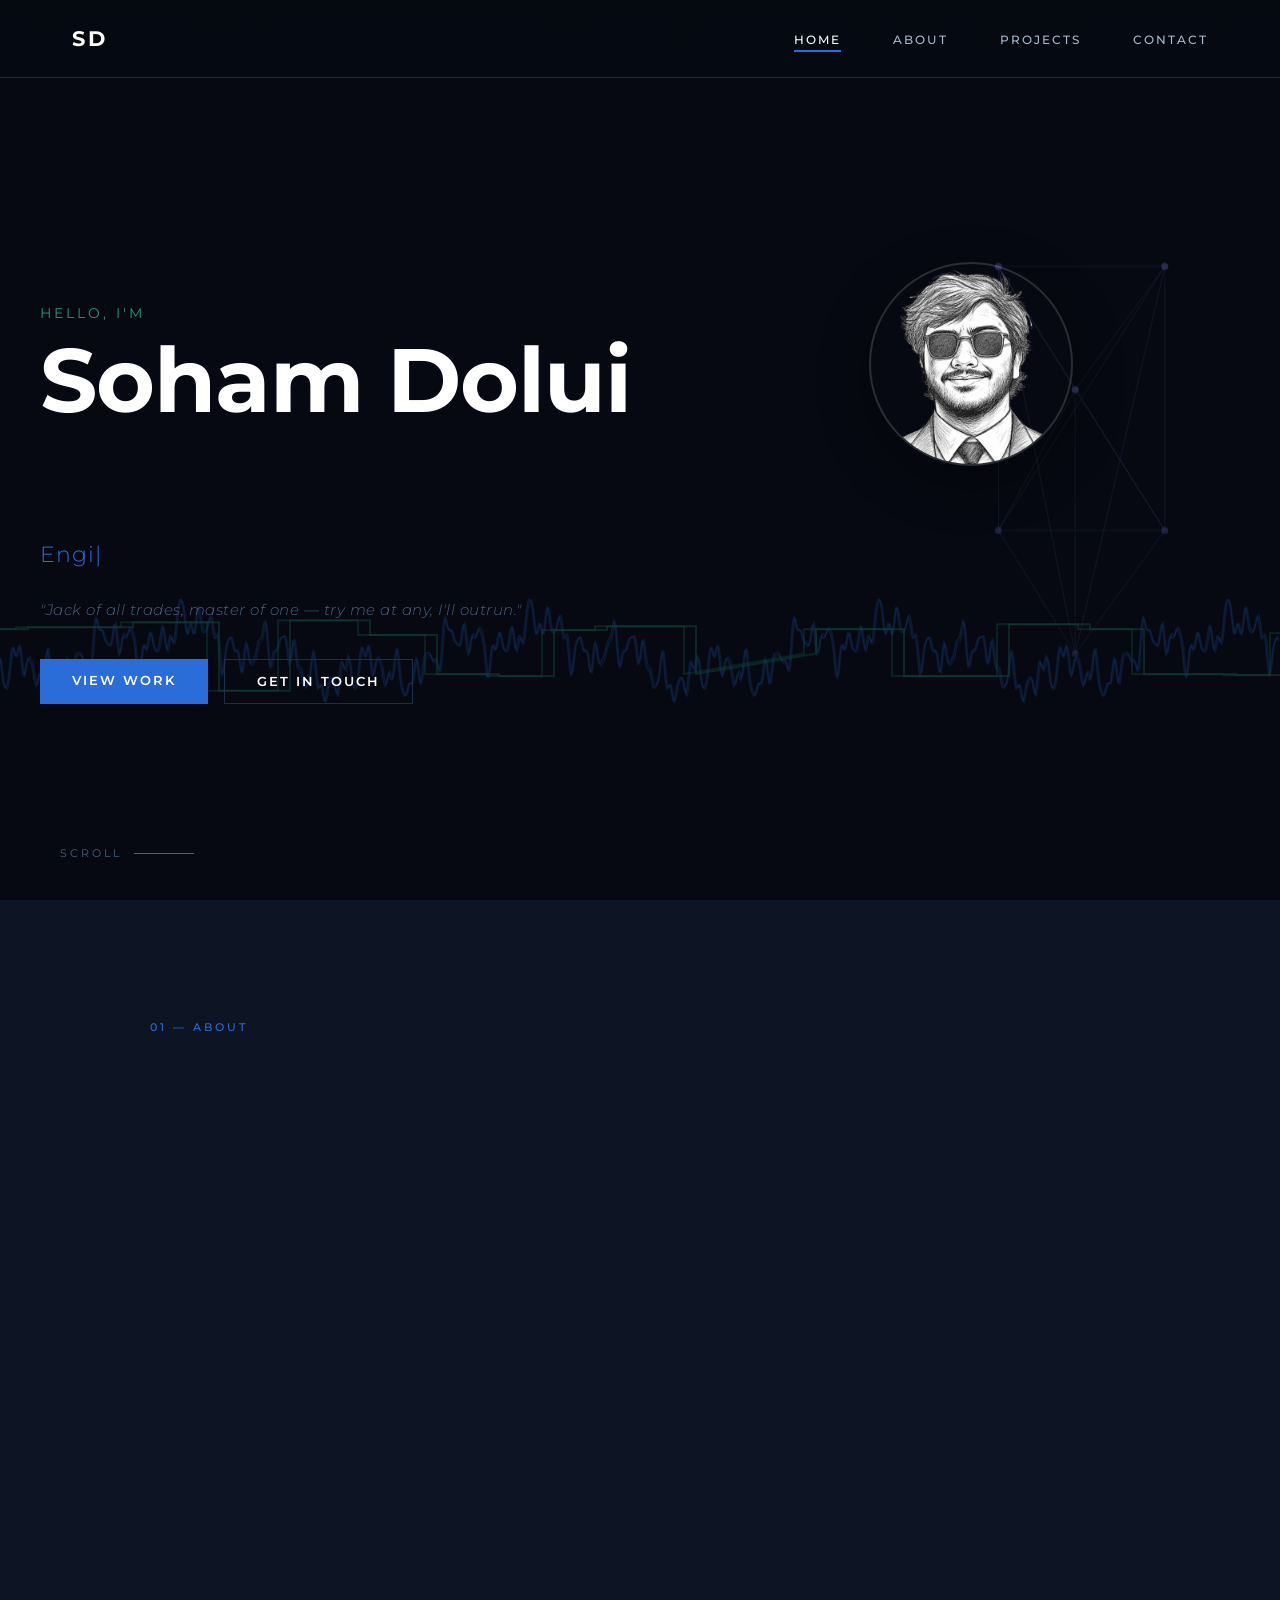
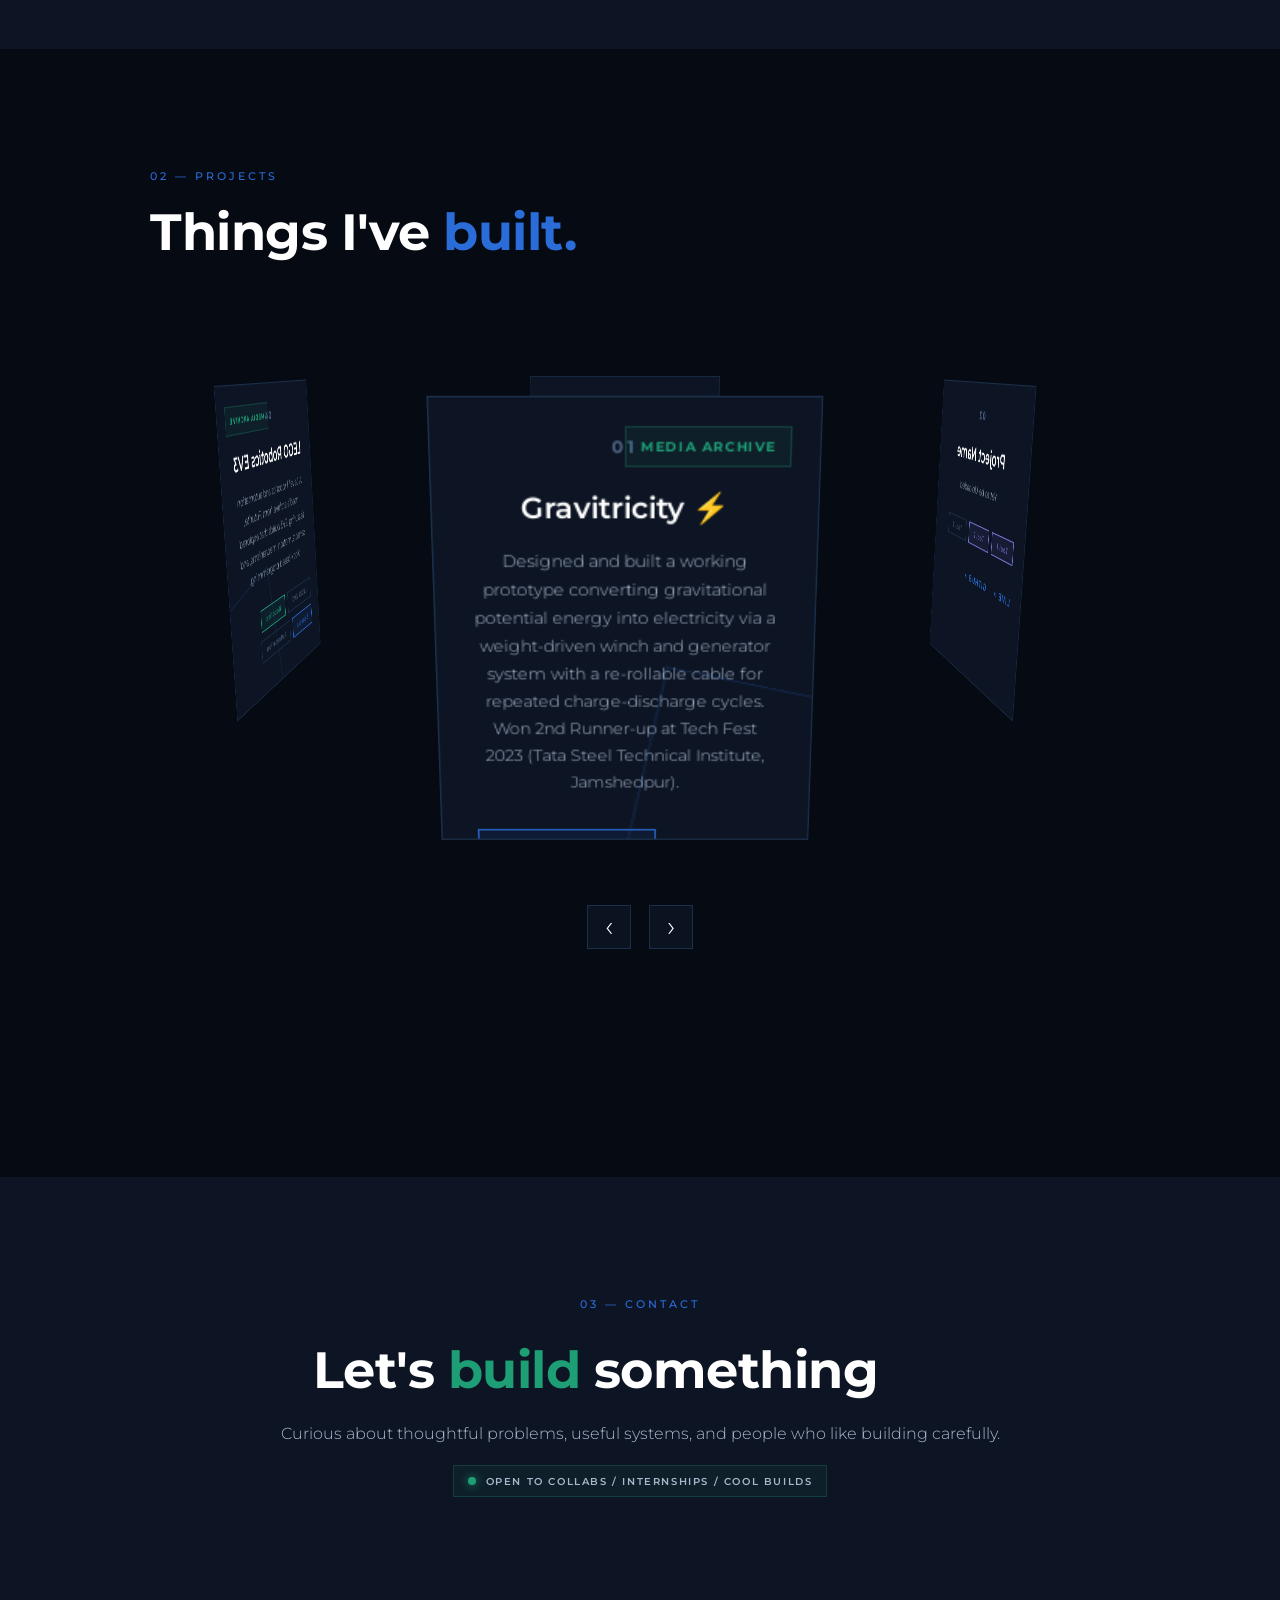
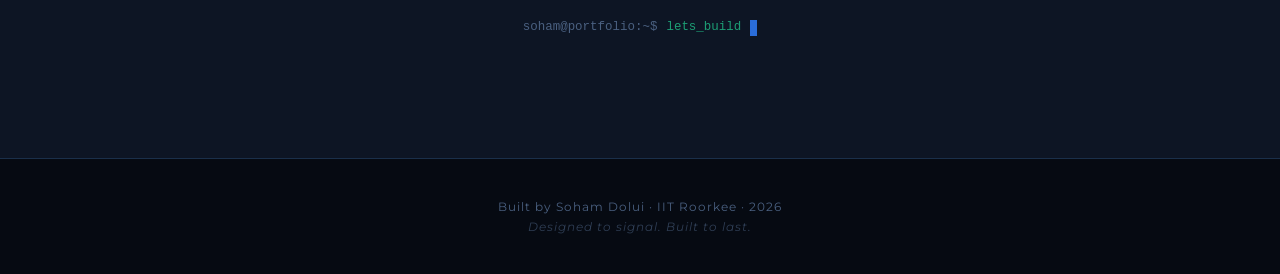
<file: index.html>
<!DOCTYPE html>
<html lang="en">
<head>
  <meta charset="UTF-8">
  <meta name="viewport" content="width=device-width, initial-scale=1.0">
  <title>Soham Dolui — Portfolio</title>
  <meta name="description" content="Soham Dolui, Mechanical Engineering student at IIT Roorkee building web, ML, and hardware projects.">
  <meta name="theme-color" content="#060A12">
  <link rel="icon" type="image/svg+xml" href="./Images/favicon.svg">
  <link rel="apple-touch-icon" href="./Images/soham.png">
  <meta property="og:title" content="Soham Dolui - Portfolio">
  <meta property="og:description" content="Mechanical Engineering student at IIT Roorkee building web, ML, and hardware projects.">
  <meta property="og:type" content="website">
  <meta property="og:image" content="./Images/soham.png">
  <meta property="og:image:alt" content="Soham Dolui portfolio preview">
  <meta name="twitter:card" content="summary_large_image">
  <meta name="twitter:title" content="Soham Dolui - Portfolio">
  <meta name="twitter:description" content="Mechanical Engineering student at IIT Roorkee building web, ML, and hardware projects.">
  <meta name="twitter:image" content="./Images/soham.png">
  <link rel="stylesheet" href="style.css">
</head>
<body>

  <!-- NAVBAR -->
  <nav id="navbar">
    <div id="nav-logo">SD</div>
    <ul id="nav-links">
      <li><a href="#hero"     class="nav-link active">Home</a></li>
      <li><a href="#about"    class="nav-link">About</a></li>
      <li><a href="#projects" class="nav-link">Projects</a></li>
      <li><a href="#contact"  class="nav-link">Contact</a></li>
    </ul>
    <button id="nav-hamburger" type="button" aria-label="Toggle menu" aria-controls="mobile-menu" aria-expanded="false" onclick="toggleMenu()">
      <span></span><span></span><span></span>
    </button>
  </nav>

  <!-- MOBILE MENU -->
  <div id="mobile-menu">
    <ul>
      <li><a href="#hero"     onclick="toggleMenu()" data-nav-index="01">Home</a></li>
      <li><a href="#about"    onclick="toggleMenu()" data-nav-index="02">About</a></li>
      <li><a href="#projects" onclick="toggleMenu()" data-nav-index="03">Projects</a></li>
      <li><a href="#contact"  onclick="toggleMenu()" data-nav-index="04">Contact</a></li>
    </ul>
  </div>

  <!-- HERO -->
  <section id="hero">
    <canvas id="hero-canvas"></canvas>
    <div id="hero-content">
      <div id="hero-heading">
        <div id="hero-name-wrap">
          <p id="hero-greeting">Hello, I'm</p>
          <h1 id="hero-name">Soham Dolui</h1>
        </div>
        <div id="hero-image-wrap">
          <div id="nav-wheel-wrap">
            <svg id="nav-wheel" viewBox="0 0 160 160">
              <g id="wheel-slices"></g>
              <g id="wheel-icons"></g>
              <circle cx="80" cy="80" r="28" fill="none" stroke="rgba(42,109,217,0.2)" stroke-width="0.5"/>
              <circle cx="80" cy="80" r="5" fill="rgba(42,109,217,0.5)" stroke="rgba(42,109,217,0.8)" stroke-width="0.5"/>
            </svg>
            <div id="wheel-tooltip">
              <div id="wt-title"></div>
              <div id="wt-desc"></div>
            </div>
          </div>
          <a href="" target="_blank" rel="noopener noreferrer" id="hero-image-link">
          <img src="./Images/soham.png" alt="Profile Picture" id="hero-image">
          </a>
        </div>
      </div>
      <div id="hero-roles">
        <span id="role-text"></span><span id="cursor">|</span>
      </div>
      <p id="hero-quote">"Jack of all trades, master of one — try me at any, I'll outrun."</p>
      <div id="hero-btns">
        <a href="#projects" class="btn-primary">View Work</a>
        <a href="#contact"  class="btn-secondary">Get in Touch</a>
      </div>
    </div>
    <div id="scroll-hint">
      <span>scroll</span>
      <div id="scroll-line"></div>
    </div>
  </section>

  <!-- ABOUT -->
  <section id="about">
    <div class="section-inner">
      <div class="section-tag">01 — About</div>
      <div id="about-grid">
        <div id="about-text">
          <h2>Engineering the<br><span class="accent-green">intersection.</span></h2>
          <p>First year Mechanical Engineering student at <span class="accent-blue">IIT Roorkee</span>. I work at the crossroads of hardware and software — from digital circuits to full-stack applications.</p>
          <p>I don't specialise in one thing. I build across everything, and I do it well.</p>
          <div id="about-meta">
            <div class="meta-item">
              <span class="meta-label">Institute</span>
              <span class="meta-value">IIT Roorkee</span>
            </div>
            <div class="meta-item">
              <span class="meta-label">Branch</span>
              <span class="meta-value">Mechanical Engineering</span>
            </div>
            <div class="meta-item">
              <span class="meta-label">Batch</span>
              <span class="meta-value">2026 — 2030</span>
            </div>
          </div>
        </div>
        <div id="about-skills">
          <div class="skills-group">
            <p class="skills-label">// frontend</p>
            <div class="tags">
              <span class="tag tag-blue">HTML</span>
              <span class="tag tag-blue">CSS</span>
              <span class="tag tag-blue">JavaScript</span>
              <span class="tag tag-blue">React</span>
            </div>
          </div>
          <div class="skills-group">
            <p class="skills-label">// backend</p>
            <div class="tags">
              <span class="tag tag-green">DBMS - SQL</span>
              <span class="tag tag-green">Python</span>
              <span class="tag tag-green">REST APIs</span>
            </div>
          </div>
          <div class="skills-group">
            <p class="skills-label">// AI / ML</p>
            <div class="tags">
              <span class="tag tag-purple">Machine Learning</span>
              <span class="tag tag-purple">Data Science</span>
              <span class="tag tag-purple">Data Analytics</span>
              <span class="tag tag-purple">Neural Networks</span>
            </div>
          </div>
          <div class="skills-group">
            <p class="skills-label">// hardware</p>
            <div class="tags">
              <span class="tag tag-muted">Digital Electronics</span>
              <span class="tag tag-muted">Circuit Design</span>
              <span class="tag tag-muted">CAD Design</span>
            </div>
          </div>
          <div class="skills-group">
            <p class="skills-label">// other</p>
            <div class="tags">
              <span class="tag tag-muted">DSA</span>
              <span class="tag tag-muted">Git</span>
              <span class="tag tag-muted">Vibe Coding</span>
            </div>
          </div>
        </div>
      </div>
    </div>
  </section>

  <!-- PROJECTS -->
  <section id="projects">
    <div class="section-inner">
      <div class="section-tag">02 — Projects</div>
      <h2>Things I've <span class="accent-blue">built.</span></h2>
      <div id="projects-grid">
        <div class="projects-slider" style="--quantity: 4;">
          <div class="project-card media-project-card" style="--position: 1;" data-project-long="A working gravity-powered energy prototype that converted gravitational potential energy into electrical output using a weight-driven winch and generator system with a re-rollable cable for repeated charge-discharge cycles.">
            <div class="project-number">01</div>
            <h3 class="project-title">Gravitricity ⚡</h3>
            <p class="project-desc">Designed and built a working prototype converting gravitational potential energy into electricity via a weight-driven winch and generator system with a re-rollable cable for repeated charge-discharge cycles. Won 2nd Runner-up at Tech Fest 2023 (Tata Steel Technical Institute, Jamshedpur).</p>
            <div class="project-tags">
              <span class="tag tag-blue">Mechanical Design</span>
              <span class="tag tag-green">Electro-Mechanical Systems</span>
            </div>
            <div class="project-links">
            </div>
            <div class="project-long-copy" hidden>
              <p><strong>Gravitricity Prototype</strong><br>Tech Fest 2023 · Tata Steel Technical Institute, Jamshedpur</p>
              <p>The project focused on turning gravitational potential energy into usable electrical power through a compact weight-driven mechanism. The prototype used a winch and generator arrangement with a re-rollable cable, allowing repeated motion and demonstrating the practical feasibility of gravity-based energy storage.</p>
              <ul>
                <li><strong>Mechanical concept:</strong> A falling mass drove a winch to rotate a generator and produce electricity.</li>
                <li><strong>Reusability:</strong> The cable system was designed so the weight could be re-lifted and the cycle repeated.</li>
                <li><strong>Recognition:</strong> The build earned 2nd Runner-up at the competition, validating the design and engineering approach.</li>
              </ul>
            </div>
            <div class="project-media-list" hidden>
              <article class="media-item">
                <a class="media-thumb" href="./Projects/Gravitricity/Award.jpeg" target="_blank" rel="noopener noreferrer" aria-label="Open Gravitricity award media">
                  <img src="./Projects/Gravitricity/Award.jpeg" alt="Gravitricity award recognition">
                  <span class="media-placeholder">Award / Recognition</span>
                  <span class="media-open" aria-hidden="true">↗</span>
                </a>
                <div class="media-copy">
                  <h4>Award and Recognition</h4>
                  <p>Competition recognition for the Gravitricity prototype and its engineering approach.</p>
                </div>
              </article>
              <article class="media-item">
                <a class="media-thumb" href="./Projects/Gravitricity/Explanation.jpeg" target="_blank" rel="noopener noreferrer" aria-label="Open Gravitricity concept explanation media">
                  <img src="./Projects/Gravitricity/Explanation.jpeg" alt="Gravitricity concept explanation poster">
                  <span class="media-placeholder">Concept Explanation</span>
                  <span class="media-open" aria-hidden="true">↗</span>
                </a>
                <div class="media-copy">
                  <h4>Concept Explanation</h4>
                  <p>Visual notes and explanation of the prototype's energy conversion concept and mechanism.</p>
                </div>
              </article>
              <article class="media-item">
                <a class="media-thumb" href="./Projects/Gravitricity/Felicitation.jpeg" target="_blank" rel="noopener noreferrer" aria-label="Open Gravitricity felicitation media">
                  <img src="./Projects/Gravitricity/Felicitation.jpeg" alt="Gravitricity felicitation moment">
                  <span class="media-placeholder">Felicitation</span>
                  <span class="media-open" aria-hidden="true">↗</span>
                </a>
                <div class="media-copy">
                  <h4>Felicitation Moment</h4>
                  <p>Highlights from the recognition ceremony celebrating the prototype at the event.</p>
                </div>
              </article>
              <article class="media-item">
                <a class="media-thumb" href="./Projects/Gravitricity/Tata Steel NTTF Science Exhibition.jpg" target="_blank" rel="noopener noreferrer" aria-label="Open Gravitricity exhibition media">
                  <img src="./Projects/Gravitricity/Tata Steel NTTF Science Exhibition.jpg" alt="Gravitricity display at Tata Steel NTTF Science Exhibition">
                  <span class="media-placeholder">Exhibition Media</span>
                  <span class="media-open" aria-hidden="true">↗</span>
                </a>
                <div class="media-copy">
                  <h4>Science Exhibition Display</h4>
                  <p>The prototype showcased at the Tata Steel NTTF Science Exhibition, illustrating the project to visitors and judges.</p>
                </div>
              </article>
              <article class="media-item">
                <a class="media-thumb" href="./Projects/Gravitricity/Visuals.jpeg" target="_blank" rel="noopener noreferrer" aria-label="Open Gravitricity visuals media">
                  <img src="./Projects/Gravitricity/Visuals.jpeg" alt="Gravitricity visual documentation">
                  <span class="media-placeholder">Visual Documentation</span>
                  <span class="media-open" aria-hidden="true">↗</span>
                </a>
                <div class="media-copy">
                  <h4>Visual Documentation</h4>
                  <p>Additional visuals capturing the build, layout, and demonstration of the gravity-powered system.</p>
                </div>
              </article>
            </div>
          </div>

          <div class="project-card" style="--position: 2;" data-project-long="Use this expanded panel to explain the model, dataset, evaluation, and what made the build technically interesting. Good project writeups make the work feel real before someone even opens GitHub.">
            <div class="project-number">02</div>
            <h3 class="project-title">Project Name</h3>
            <p class="project-desc">Yet to be Uploaded</p>
            <div class="project-tags">
              <span class="tag tag-purple">Tool 1</span>
              <span class="tag tag-purple">Tool 2</span>
              <span class="tag tag-muted">Tool 3</span>
            </div>
            <div class="project-links">
              <a href="#" class="project-link">Live ↗</a>
              <a href="#" class="project-link">GitHub ↗</a>
            </div>
          </div>

          <div class="project-card" style="--position: 3;" data-project-long="This is a strong spot for hardware notes: circuit choices, constraints, debugging process, components used, and what you learned while making the system reliable.">
            <div class="project-number">03</div>
            <h3 class="project-title">Project Name</h3>
            <p class="project-desc">Yet to be Uploaded</p>
            <div class="project-tags">
              <span class="tag tag-muted">Tool 1</span>
              <span class="tag tag-muted">Tool 2</span>
              <span class="tag tag-green">Tool 3</span>
            </div>
            <div class="project-links">
              <a href="#" class="project-link">Live ↗</a>
              <a href="#" class="project-link">GitHub ↗</a>
            </div>
          </div>

          <div class="project-card media-project-card" style="--position: 4;" data-project-long="A collection of LEGO Mindstorms EV3 robotics builds from my Robotics Level 1 course at Futurite, South City Centre, Kolkata.">
            <div class="project-number">04</div>
            <h3 class="project-title">LEGO Robotics EV3</h3>
            <p class="project-desc">A Level 1 robotics and automation media archive from Futurite, featuring EV3 builds that explored sensors, motion, mechanisms, and block-based programming.</p>
            <div class="project-tags">
              <span class="tag tag-muted">LEGO EV3</span>
              <span class="tag tag-green">Robotics</span>
              <span class="tag tag-blue">Sensors</span>
              <span class="tag tag-muted">Automation</span>
            </div>
            <div class="project-long-copy" hidden>
              <p><strong>LEGO Robotics (EV3) - Level 1</strong><br>Futurite, South City Centre, Kolkata</p>
              <p>Built and programmed EV3-based robots as an early hands-on introduction to robotics and automation. The course sparked a long-term interest in technology, mechanical design, programming logic, and practical problem-solving.</p>
              <ul>
                <li><strong>Reptar - IR Sensor Based Snake Robot:</strong> A snake-like EV3 robot that used infrared sensing to detect nearby objects and trigger a sudden jump or strike motion, combining mechanical linkage design with reactive sensor logic.</li>
                <li><strong>Robotic Arm - EV3 Sensor-Based Arm:</strong> A multi-jointed robotic arm with a sensor-equipped head and gripper mechanism, exploring robotic motion, sensor integration, and mechanical articulation.</li>
                <li><strong>EV3 Forklift Model:</strong> A forklift-style robot capable of lifting and moving objects through a motorized lever mechanism, applying mechanical leverage and motor control concepts.</li>
                <li><strong>Hybrid Walker - Wheel & Stilt-Based Robot:</strong> A four-legged robot combining wheels with stilt-like leg structures to explore locomotion mechanics and animal-inspired movement.</li>
                <li><strong>LEGO Mindstorms Electric Guitar:</strong> A motion-responsive EV3 instrument that used an ultrasonic sensor to measure distance and adjust sound frequency dynamically.</li>
                <li><strong>Dancer - Color Sensor-Based Dancing Robot:</strong> A humanoid-style robot that detected colors and responded with corresponding dance movements through motor-controlled choreography.</li>
                <li><strong>EV3 Robotic Saw:</strong> A handheld robotic saw model with a motorized cutting arm, exploring tool-based automation and motor-driven mechanical motion.</li>
                <li><strong>EV3 Scissor Lift Mechanism:</strong> A motorized scissor lift that extended vertically using linkage principles and motor-driven actuation.</li>
                <li><strong>EV3 Automatic Gate with Traffic Control:</strong> A Class 6 vehicle-and-gate simulation using sensor-triggered motion and logical sequencing in EV3 block-based software.</li>
                <li><strong>Gravity-Powered Wind Turbine Model:</strong> A turbine model that converted gravitational potential energy into rotational blade motion without motor input, foreshadowing later interest in gravity-based energy systems.</li>
              </ul>
            </div>
            <div class="project-media-list" hidden>
              <article class="media-item">
                <a class="media-thumb" href="./Images/Lego Robotics EV3/Certificate.jpg" target="_blank" rel="noopener noreferrer" aria-label="Open LEGO Robotics EV3 Level 1 media">
                  <img src="./Images/Lego Robotics EV3/Certificate.jpg" alt="LEGO Robotics EV3 Level 1 certificate">
                  <span class="media-placeholder">Certificate / Course Media</span>
                  <span class="media-open" aria-hidden="true">↗</span>
                </a>
                <div class="media-copy">
                  <h4>LEGO Robotics (EV3) - Level 1</h4>
                  <p>Futurite, South City Centre, Kolkata<br>Built and programmed EV3-based robots as part of an early hands-on introduction to robotics and automation. This sparked a long-term interest in technology and problem-solving that continues to shape my path today.</p>
                </div>
              </article>
              <article class="media-item">
                <a class="media-thumb" href="https://www.linkedin.com/safety/go/?url=https%3A%2F%2Fwww.facebook.com%2Fedfuturite%2Fvideos%2Fmission-r3ptar-completed-now-our-future-engineers-are-busy-to-control-the-moveme%2F625771984464865%2F&urlhash=83G6&mt=oBU5UC-7Y_xsrKjvGwoAefVRHO58cnwTrE55oKj5Qrcl2Wfy7t-k9_kO2NHBxSWBgABtysLVpQif2cWKjM1_5-6De45p&isSdui=true&lipi=urn%3Ali%3Apage%3Ad_flagship3_profile_view_base_media_list%3B%2F9%2FCX0f0Su2GZ6orai4M1g%3D%3D" target="_blank" rel="noopener noreferrer" aria-label="Open Reptar IR Sensor Snake Robot media">
                  <img src="./Images/Lego Robotics EV3/Reptar.jpg" alt="Reptar IR sensor snake robot">
                  <span class="media-placeholder">Reptar Media</span>
                  <span class="media-open" aria-hidden="true">↗</span>
                </a>
                <div class="media-copy">
                  <h4>Reptar - IR Sensor Based Snake Robot</h4>
                  <p>Built using LEGO EV3 as part of the Robotics (EV3) Level 1 course at Futurite. Designed and programmed a snake-like robot using infrared sensors to detect nearby objects, triggering a sudden jump or strike motion when something came within range.</p>
                </div>
              </article>
              <article class="media-item">
                <a class="media-thumb" href="https://www.linkedin.com/safety/go/?url=https%3A%2F%2Fwww.facebook.com%2Fedfuturite%2Fvideos%2Frobotic-arm-by-our-young-engineers%2F547524142289650%2F&urlhash=Le9N&mt=gkfyxguDGYnJezVpSQSDXASTgEipA-r9Hzuv-6T8GeIT3_YvVc2CbmHEPNuSf7HpEa6MUDyHqJ84GOB7g0l0Bx1Uc6B0&isSdui=true&lipi=urn%3Ali%3Apage%3Ad_flagship3_profile_view_base_media_list%3B%2F9%2FCX0f0Su2GZ6orai4M1g%3D%3D" target="_blank" rel="noopener noreferrer" aria-label="Open EV3 Robotic Arm media">
                  <img src="./Images/Lego Robotics EV3/Robotic Arm.jpg" alt="EV3 robotic arm">
                  <span class="media-placeholder">Arm Media</span>
                  <span class="media-open" aria-hidden="true">↗</span>
                </a>
                <div class="media-copy">
                  <h4>Robotic Arm - EV3 Sensor-Based Arm</h4>
                  <p>Designed a multi-jointed robotic arm with a sensor-equipped head and gripper mechanism, exploring robotic motion, sensor integration, and mechanical articulation.</p>
                </div>
              </article>
              <article class="media-item">
                <a class="media-thumb" href="https://www.linkedin.com/safety/go/?url=https%3A%2F%2Fwww.youtube.com%2Fwatch%3Fv%3Dw7ruwg_hgZk&urlhash=ckpe&mt=l5oyoFqnugqDoq4o0EZ0nf7gdN_WlTPZkI6ZpYkxQH8Szz5wBM61JXW39QDQHO8s6IwnjPyIK55C6N513iHmyrxD5Vwc&isSdui=true&lipi=urn%3Ali%3Apage%3Ad_flagship3_profile_view_base_media_list%3B%2F9%2FCX0f0Su2GZ6orai4M1g%3D%3D" target="_blank" rel="noopener noreferrer" aria-label="Open EV3 Forklift Model media">
                  <img src="./Images/Lego Robotics EV3/Forklift.jpg" alt="EV3 forklift model">
                  <span class="media-placeholder">Forklift Media</span>
                  <span class="media-open" aria-hidden="true">↗</span>
                </a>
                <div class="media-copy">
                  <h4>EV3 Forklift Model</h4>
                  <p>Designed a forklift-style robot capable of lifting and moving objects using a motorized lever mechanism, applying mechanical leverage and motor control to simulate industrial machinery.</p>
                </div>
              </article>
              <article class="media-item">
                <a class="media-thumb" href="https://www.linkedin.com/safety/go/?url=https%3A%2F%2Fwww.facebook.com%2Fedfuturite%2Fvideos%2Fscience-is-fun-lets-enjoy-science-in-futurite-education%2F578277992547598%2F&urlhash=aKnO&mt=goXBoQdqSa-S8hMHCewVTDpSu0kiJ8KWnb7Iq1Nmnb7qSgh3CYt-2OGuO4mKrirdM2k9YBg24XfVk66pv2EG0LNm7rjS&isSdui=true&lipi=urn%3Ali%3Apage%3Ad_flagship3_profile_view_base_media_list%3B%2F9%2FCX0f0Su2GZ6orai4M1g%3D%3D" target="_blank" rel="noopener noreferrer" aria-label="Open Hybrid Walker media">
                  <img src="./Images/Lego Robotics EV3/Hybrid Walker.jpg" alt="Hybrid walker robot">
                  <span class="media-placeholder">Walker Media</span>
                  <span class="media-open" aria-hidden="true">↗</span>
                </a>
                <div class="media-copy">
                  <h4>Hybrid Walker - Wheel & Stilt-Based Robot</h4>
                  <p>Designed a four-legged robot combining wheels and stilt-like leg structures to explore basic locomotion mechanics and animal-like mechanical movement.</p>
                </div>
              </article>
              <article class="media-item">
                <a class="media-thumb" href="https://www.linkedin.com/safety/go/?url=https%3A%2F%2Fwww.youtube.com%2Fwatch%3Fv%3Dmaqa7FltChI&urlhash=AH44&mt=vrjnTfIdHezJTCvltCPre_grztVNjxC5Qj-jNW7QuOh63GIMpxxBOTNcZlkv-3j0IR_E1Jo_JwVuYL1KAoh0A82Ov2Jp&isSdui=true&lipi=urn%3Ali%3Apage%3Ad_flagship3_profile_view_base_media_list%3B%2F9%2FCX0f0Su2GZ6orai4M1g%3D%3D" target="_blank" rel="noopener noreferrer" aria-label="Open LEGO Mindstorms Electric Guitar media">
                  <img src="./Images/Lego Robotics EV3/Electric Guitar.jpg" alt="LEGO Mindstorms electric guitar">
                  <span class="media-placeholder">Guitar Media</span>
                  <span class="media-open" aria-hidden="true">↗</span>
                </a>
                <div class="media-copy">
                  <h4>LEGO Mindstorms Electric Guitar - EV3</h4>
                  <p>Designed and programmed an EV3-based electric guitar that used an ultrasonic sensor to detect distance from a wall and dynamically adjust output sound frequency.</p>
                </div>
              </article>
              <article class="media-item">
                <a class="media-thumb" href="https://www.linkedin.com/safety/go/?url=https%3A%2F%2Fwww.facebook.com%2Fedfuturite%2Fvideos%2Fnow-the-dancing-bot-is-ready-to-perform%2F622554894786574%2F&urlhash=a9YH&mt=4uBU3UpFIwZ5h2bmw_Vfyjb43JCKekBUVAyvyLE2dfcYBPYHgmqyT1g_BqrQJdT3mtmSs7TYhacWfTKqXSJiVJiai01i&isSdui=true&lipi=urn%3Ali%3Apage%3Ad_flagship3_profile_view_base_media_list%3B%2F9%2FCX0f0Su2GZ6orai4M1g%3D%3D" target="_blank" rel="noopener noreferrer" aria-label="Open Dancer Color Sensor Robot media">
                  <img src="./Images/Lego Robotics EV3/Dancer Bot.jpg" alt="Dancer color sensor robot">
                  <span class="media-placeholder">Dancer Media</span>
                  <span class="media-open" aria-hidden="true">↗</span>
                </a>
                <div class="media-copy">
                  <h4>Dancer - Color Sensor-Based Dancing Robot</h4>
                  <p>Designed a humanoid-style robot that detected colors using an EV3 color sensor and responded with corresponding dance movements through motor-controlled choreography.</p>
                </div>
              </article>
              <article class="media-item">
                <a class="media-thumb" href="https://www.linkedin.com/safety/go/?url=https%3A%2F%2Fwww.youtube.com%2Fwatch%3Fv%3DOl1Gjy9V0c4&urlhash=1f0b&mt=rF50oEZPFK0xoyY35vTYz39Aips5mCm3G5gwjnnlKOBal1N7ihBrCzA8Sns1Y8Ir9cUAZKgVG0QJCATQYRgYChSmwUWs&isSdui=true&lipi=urn%3Ali%3Apage%3Ad_flagship3_profile_view_base_media_list%3B%2F9%2FCX0f0Su2GZ6orai4M1g%3D%3D" target="_blank" rel="noopener noreferrer" aria-label="Open EV3 Robotic Saw media">
                  <img src="./Images/Lego Robotics EV3/Robotic Saw.jpg" alt="EV3 robotic saw">
                  <span class="media-placeholder">Saw Media</span>
                  <span class="media-open" aria-hidden="true">↗</span>
                </a>
                <div class="media-copy">
                  <h4>EV3 Robotic Saw</h4>
                  <p>Designed a handheld robotic saw model featuring a motorized cutting arm, exploring motor-driven mechanical motion and tool-based automation design.</p>
                </div>
              </article>
              <article class="media-item">
                <a class="media-thumb" href="https://www.linkedin.com/safety/go/?url=https%3A%2F%2Fwww.youtube.com%2Fwatch%3Fv%3D4XwRv3TKat8&urlhash=_NcW&mt=SErEwvS917o1SDN46xSmY-DoFTHXPl6_smHd33GWs9RriBOclU6q019rs68WrkGD-uj34LUwDluTd4Kno2HuVA3BHPst&isSdui=true&lipi=urn%3Ali%3Apage%3Ad_flagship3_profile_view_base_media_list%3B%2F9%2FCX0f0Su2GZ6orai4M1g%3D%3D" target="_blank" rel="noopener noreferrer" aria-label="Open EV3 Scissor Lift media">
                  <img src="./Images/Lego Robotics EV3/Scissor Lift.jpg" alt="EV3 scissor lift mechanism">
                  <span class="media-placeholder">Lift Media</span>
                  <span class="media-open" aria-hidden="true">↗</span>
                </a>
                <div class="media-copy">
                  <h4>EV3 Scissor Lift Mechanism</h4>
                  <p>Designed a motorized scissor-lift mechanism capable of extending and raising vertically, applying linkage principles and motor-driven actuation.</p>
                </div>
              </article>
              <article class="media-item">
                <a class="media-thumb" href="https://www.linkedin.com/safety/go/?url=https%3A%2F%2Fwww.youtube.com%2Fwatch%3Fv%3DgY2dktwXVS8&urlhash=F5wZ&mt=Rn3F4M_-SX3XwLJgV3hFA39LDGjr3OpzJuDnM-mG7SIfHFZ2sPl-9ELHTXiTBA2Q3_J1o0iozwaTk26QAjurywwq6TZc&isSdui=true&lipi=urn%3Ali%3Apage%3Ad_flagship3_profile_view_base_media_list%3B%2F9%2FCX0f0Su2GZ6orai4M1g%3D%3D" target="_blank" rel="noopener noreferrer" aria-label="Open EV3 Automatic Gate media">
                  <img src="./Images/Lego Robotics EV3/Automatic Gate with Traffic Control.jpg" alt="EV3 automatic gate with traffic control">
                  <span class="media-placeholder">Gate Media</span>
                  <span class="media-open" aria-hidden="true">↗</span>
                </a>
                <div class="media-copy">
                  <h4>EV3 Automatic Gate with Traffic Control</h4>
                  <p>Designed a wheeled vehicle and gate system in Class 6 to simulate automated traffic control using sensor-triggered motion and block-based sequencing.</p>
                </div>
              </article>
              <article class="media-item">
                <a class="media-thumb" href="https://www.linkedin.com/safety/go/?url=https%3A%2F%2Fwww.facebook.com%2Fedfuturite%2Fvideos%2Fsimple-power-machines-windmill%2F581416192233778%2F&urlhash=G1_I&mt=wETffZ_X70BnSM45H6de5Scybwm4Pu4HEIGUmtk9ZxxNu3_i84rQmbZsqzVkWVFb7JPxePmBLTOm7ekyjqjxo8wFGAai&isSdui=true&lipi=urn%3Ali%3Apage%3Ad_flagship3_profile_view_base_media_list%3B%2F9%2FCX0f0Su2GZ6orai4M1g%3D%3D" target="_blank" rel="noopener noreferrer" aria-label="Open Gravity-Powered Wind Turbine media">
                  <img src="./Images/Lego Robotics EV3/Wind Turbine.jpg" alt="Gravity-powered wind turbine model">
                  <span class="media-placeholder">Turbine Media</span>
                  <span class="media-open" aria-hidden="true">↗</span>
                </a>
                <div class="media-copy">
                  <h4>Gravity-Powered Wind Turbine Model</h4>
                  <p>Designed a turbine model that converted gravitational potential energy into rotational blade motion without motor input, an early exploration of natural-force-driven mechanisms.</p>
                </div>
              </article>
            </div>
          </div>
        </div>

        <div class="project-nav" aria-label="Project navigation">
          <button class="project-nav-btn" type="button" data-project-nav="prev" aria-label="Previous project">&lsaquo;</button>
          <button class="project-nav-btn" type="button" data-project-nav="next" aria-label="Next project">&rsaquo;</button>
        </div>
      </div>
    </div>
  </section>

  <div id="project-modal" aria-hidden="true" role="dialog" aria-modal="true" aria-labelledby="project-modal-title">
    <div class="project-modal-backdrop" data-project-modal-close></div>
    <article class="project-modal-panel">
      <button class="project-modal-close" type="button" aria-label="Close project details" data-project-modal-close>&times;</button>
      <div class="project-modal-copy">
        <p id="project-modal-number"></p>
        <h3 id="project-modal-title"></h3>
        <div id="project-modal-desc"></div>
        <div id="project-modal-tags"></div>
      </div>
      <div id="project-modal-gallery" class="project-modal-gallery"></div>
    </article>
  </div>

  <!-- CONTACT -->
  <section id="contact">
    <div class="section-inner">
      <div class="section-tag">03 — Contact</div>
      <h2>Let's <span class="accent-green">build</span> something <span id="contact-emoji" aria-hidden="true">
        <span class="emoji-frame">&#128296;</span>
        <span class="emoji-frame">&#129309;</span>
        <span class="emoji-frame">&#9881;&#65039;</span>
        <span class="emoji-frame">&#128161;</span>
        <span class="emoji-frame">&#128640;</span>
        <span class="emoji-frame">&#129513;</span>
        <span class="emoji-frame">&#128225;</span>
        <span class="emoji-frame">&#10024;</span>
      </span></h2>
      <p id="contact-sub">Curious about thoughtful problems, useful systems, and people who like building carefully.</p>
      <div id="contact-status">
        <span id="status-dot"></span>
        <span>Open to collabs / internships / cool builds</span>
      </div>
      <div id="contact-links">
        <a href="mailto:soham.pfl@gmail.com" class="contact-btn" id="copy-email" data-email="soham.pfl@gmail.com">
          <span class="contact-icon">✉</span> Email
        </a>
        <a href="https://www.linkedin.com/in/soham-dolui-a00b73411" target="_blank" class="contact-btn">
          <span class="contact-icon"><img src="./Images/in-logo/in-logo/LI-In-Bug.png" alt="in"></span> LinkedIn
        </a>
        <a href="https://github.com/sohamdolui008" target="_blank" class="contact-btn">
          <span class="contact-icon"><img src="./Images/GitHub_Logos/GitHub Logos/PNG/GitHub_Invertocat_White.png" alt="gh"></span> GitHub
        </a>
        <a href="https://drive.google.com/file/d/1t0PWnez5XmI9vCkWxASak1-lmbUDZCjw/view?usp=sharing" target="_blank" class="contact-btn" id="resume-btn">
          <span class="contact-icon">📄</span> Resume
        </a>
      </div>
      <div id="contact-terminal">
        <span>soham@portfolio:~$</span>
        <span>lets_build</span>
        <span id="terminal-cursor"></span>
      </div>
    </div>
  </section>

  <!-- FOOTER -->
  <footer>
    <p>Built by Soham Dolui · IIT Roorkee · 2026</p>
    <p class="footer-sub">Designed to signal. Built to last.</p>
  </footer>

  <div id="pc-experience-note" role="status">
    <span>Switch to a PC for a better experience</span>
    <button id="pc-note-close" type="button" aria-label="Close PC experience note">&times;</button>
  </div>

  <script src="script.js"></script>

</body>
</html>
</file>
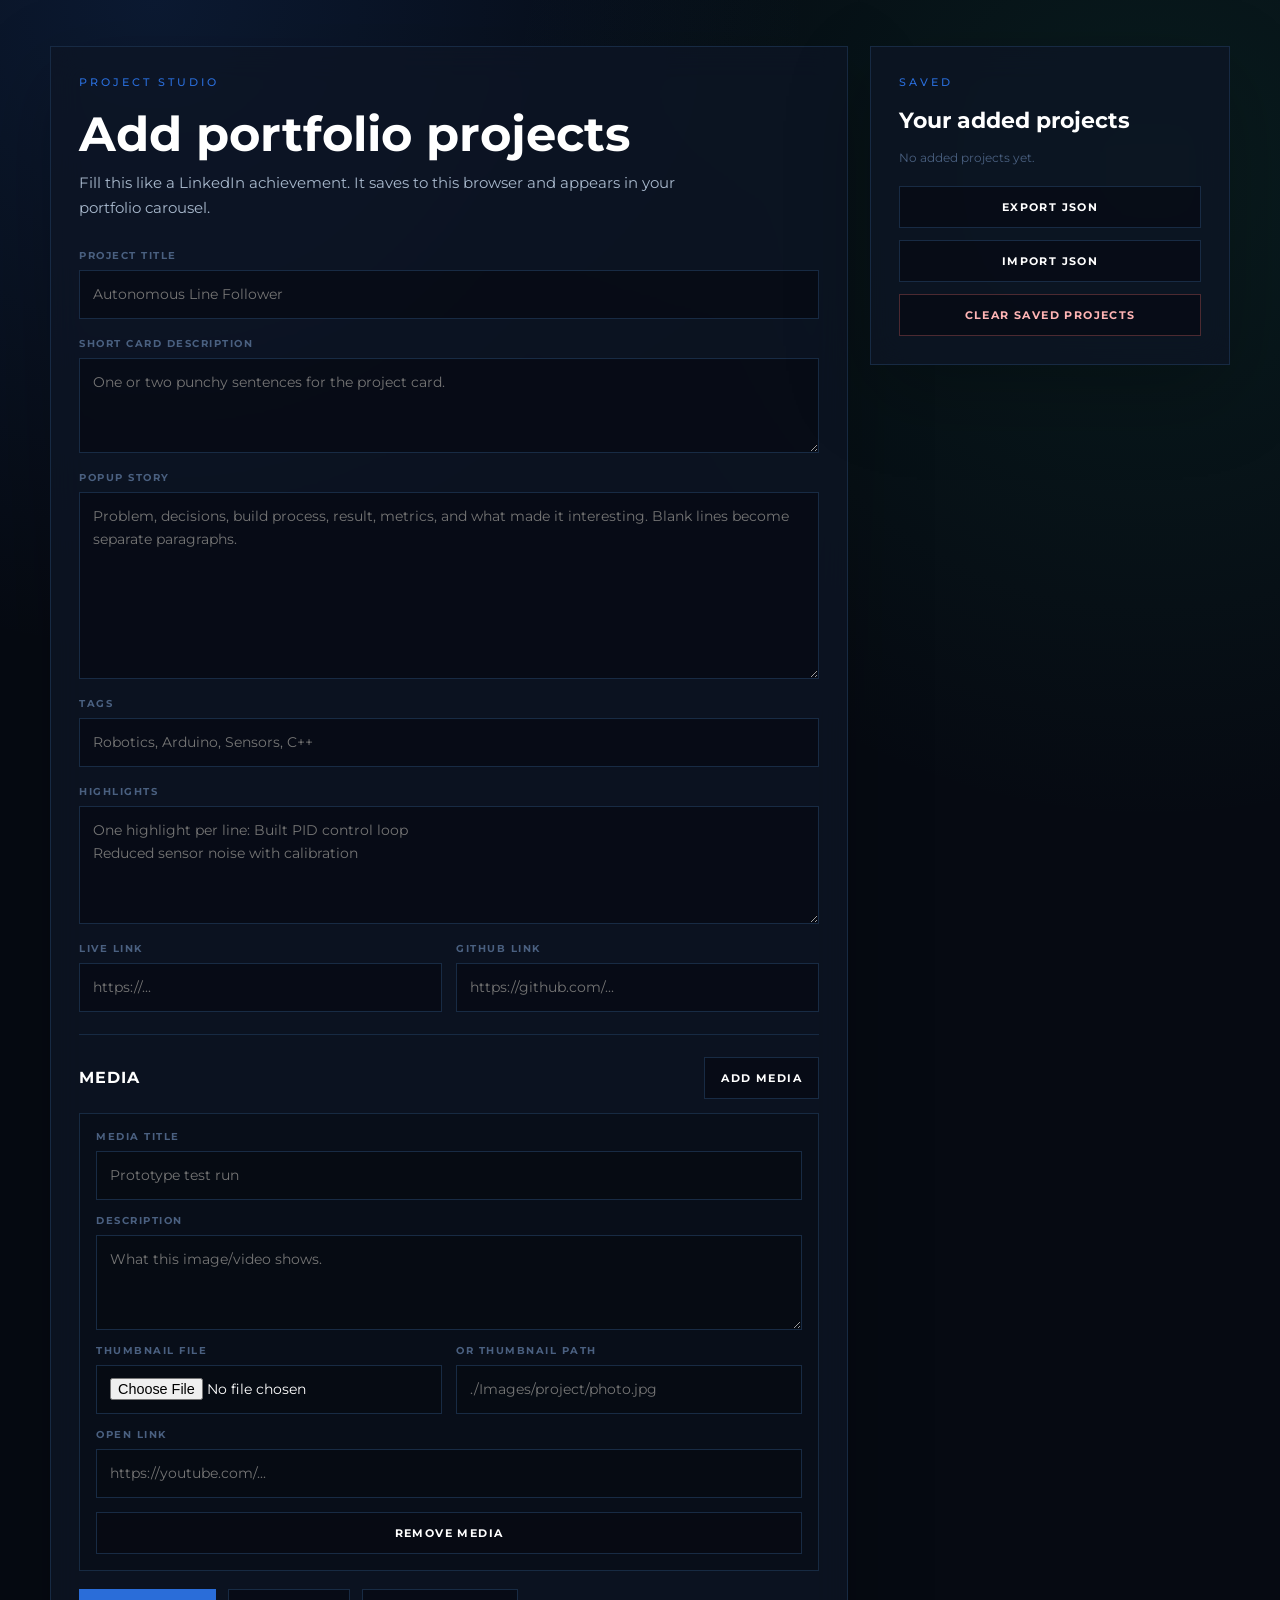
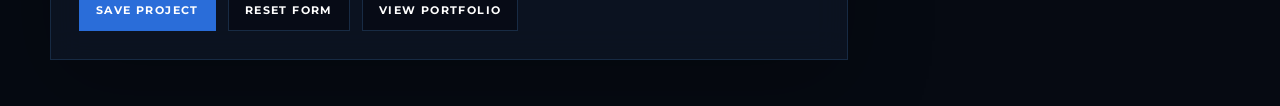
<file: project-manager.html>
<!DOCTYPE html>
<html lang="en">
<head>
  <meta charset="UTF-8">
  <meta name="viewport" content="width=device-width, initial-scale=1.0">
  <title>Project Manager - Soham Dolui</title>
  <meta name="theme-color" content="#060A12">
  <link rel="stylesheet" href="style.css">
</head>
<body class="project-manager-page">
  <main class="manager-shell">
    <section class="manager-panel">
      <div class="manager-heading">
        <p class="section-tag">Project Studio</p>
        <h1>Add portfolio projects</h1>
        <p>Fill this like a LinkedIn achievement. It saves to this browser and appears in your portfolio carousel.</p>
      </div>

      <form id="project-form" class="project-form">
        <label>
          <span>Project title</span>
          <input id="project-title-input" name="title" type="text" placeholder="Autonomous Line Follower" required>
        </label>

        <label>
          <span>Short card description</span>
          <textarea id="project-description-input" name="description" rows="3" placeholder="One or two punchy sentences for the project card." required></textarea>
        </label>

        <label>
          <span>Popup story</span>
          <textarea id="project-long-input" name="longDescription" rows="7" placeholder="Problem, decisions, build process, result, metrics, and what made it interesting. Blank lines become separate paragraphs."></textarea>
        </label>

        <label>
          <span>Tags</span>
          <input id="project-tags-input" name="tags" type="text" placeholder="Robotics, Arduino, Sensors, C++">
        </label>

        <label>
          <span>Highlights</span>
          <textarea id="project-highlights-input" name="highlights" rows="4" placeholder="One highlight per line: Built PID control loop&#10;Reduced sensor noise with calibration"></textarea>
        </label>

        <div class="manager-grid">
          <label>
            <span>Live link</span>
            <input id="project-live-input" name="live" type="url" placeholder="https://...">
          </label>
          <label>
            <span>GitHub link</span>
            <input id="project-github-input" name="github" type="url" placeholder="https://github.com/...">
          </label>
        </div>

        <div class="media-builder">
          <div class="media-builder-head">
            <h2>Media</h2>
            <button type="button" class="manager-button ghost" id="add-media-row">Add media</button>
          </div>
          <div id="media-rows"></div>
        </div>

        <div class="manager-actions">
          <button type="submit" class="manager-button primary">Save project</button>
          <button type="button" class="manager-button ghost" id="reset-form">Reset form</button>
          <a class="manager-button ghost" href="./index.html#projects">View portfolio</a>
        </div>
      </form>
    </section>

    <aside class="manager-panel saved-projects-panel">
      <div class="manager-heading compact">
        <p class="section-tag">Saved</p>
        <h2>Your added projects</h2>
      </div>
      <div id="saved-projects-list" class="saved-projects-list"></div>
      <div class="manager-actions stack">
        <button type="button" class="manager-button ghost" id="export-projects">Export JSON</button>
        <label class="manager-button ghost import-button">
          Import JSON
          <input id="import-projects" type="file" accept="application/json">
        </label>
        <button type="button" class="manager-button danger" id="clear-projects">Clear saved projects</button>
      </div>
    </aside>
  </main>

  <template id="media-row-template">
    <article class="manager-media-row">
      <label>
        <span>Media title</span>
        <input name="mediaTitle" type="text" placeholder="Prototype test run">
      </label>
      <label>
        <span>Description</span>
        <textarea name="mediaDescription" rows="3" placeholder="What this image/video shows."></textarea>
      </label>
      <div class="manager-grid">
        <label>
          <span>Thumbnail file</span>
          <input name="mediaFile" type="file" accept="image/*">
        </label>
        <label>
          <span>Or thumbnail path</span>
          <input name="mediaSrc" type="text" placeholder="./Images/project/photo.jpg">
        </label>
      </div>
      <label>
        <span>Open link</span>
        <input name="mediaHref" type="url" placeholder="https://youtube.com/...">
      </label>
      <button type="button" class="manager-button ghost remove-media-row">Remove media</button>
    </article>
  </template>

  <script src="project-manager.js"></script>
</body>
</html>
</file>
<file: style.css>
/* ── FONT ───────────────────────────────────────────── */
@font-face {
  font-family: 'Montserrat';
  src: url('./fonts/Montserrat/Montserrat-VariableFont_wght.woff2') format('woff2-variations');
  font-weight: 100 900;
  font-style: normal;
  font-display: swap;
}
@font-face {
  font-family: 'Montserrat';
  src: url('./fonts/Montserrat/Montserrat-Italic-VariableFont_wght.woff2') format('woff2-variations');
  font-weight: 100 900;
  font-style: italic;
  font-display: swap;
}

/* ── VARIABLES ──────────────────────────────────────── */
:root {
  --bg-primary:    #060A12;
  --bg-secondary:  #0D1524;
  --bg-tertiary:   #132035;
  --accent-blue:   #2A6DD9;
  --accent-green:  #1D9E75;
  --accent-purple: #7F77DD;
  --text-primary:  #FFFFFF;
  --text-secondary:#A8B8CC;
  --text-muted:    #4A6080;
  --border:        #1A2F4A;
}

/* ── RESET ──────────────────────────────────────────── */
*, *::before, *::after { box-sizing: border-box; margin: 0; padding: 0; }
html { scroll-behavior: smooth; }
[hidden] { display: none !important; }
body {
  font-family: 'Montserrat', sans-serif;
  background: var(--bg-primary);
  color: var(--text-primary);
  overflow-x: hidden;
}
a { text-decoration: none; color: inherit; }
ul { list-style: none; }

/* ── NAVBAR ─────────────────────────────────────────── */
#navbar {
  position: fixed;
  top: 0; left: 0;
  width: 100%;
  display: flex;
  justify-content: space-between;
  align-items: center;
  padding: 26px 72px;
  background: rgba(6,10,18,0.8);
  backdrop-filter: blur(12px);
  border-bottom: 0.5px solid var(--border);
  z-index: 1000;
  transition: padding 0.3s ease;
}
#navbar.scrolled { padding: 18px 72px; }

#nav-logo {
  font-weight: 700;
  font-size: 1.3rem;
  letter-spacing: 3px;
  color: var(--text-primary);
}

#nav-links {
  display: flex;
  gap: 52px;
}

.nav-link {
  font-size: 0.75rem;
  font-weight: 500;
  letter-spacing: 2px;
  text-transform: uppercase;
  color: var(--text-secondary);
  padding-bottom: 5px;
  position: relative;
  transition: color 0.3s;
}
.nav-link::after {
  content: '';
  position: absolute;
  bottom: 0; left: 0;
  width: 0; height: 2px;
  background: var(--accent-blue);
  transition: width 0.3s ease;
}
.nav-link.active,
.nav-link:hover { color: var(--text-primary); }
.nav-link.active::after,
.nav-link:hover::after { width: 100%; }

#nav-hamburger {
  display: none;
  width: 44px;
  height: 44px;
  align-items: center;
  justify-content: center;
  flex-direction: column;
  gap: 5px;
  padding: 0;
  border: 1px solid transparent;
  background: transparent;
  cursor: pointer;
}
#nav-hamburger span {
  display: block;
  width: 24px; height: 1.5px;
  background: var(--text-primary);
  transform-origin: center;
  transition: transform 0.28s ease, opacity 0.2s ease, background 0.25s ease;
}
#nav-hamburger.active span:nth-child(1) {
  transform: translateY(6.5px) rotate(45deg);
}
#nav-hamburger.active span:nth-child(2) {
  opacity: 0;
}
#nav-hamburger.active span:nth-child(3) {
  transform: translateY(-6.5px) rotate(-45deg);
}

/* ── MOBILE MENU ────────────────────────────────────── */
#mobile-menu {
  display: none;
  position: fixed;
  top: 0; left: 0;
  width: 100%;
  max-height: 50vh !important;
  background: var(--bg-primary);
  z-index: 500;
  flex-direction: column;
  align-items: center;
  justify-content: center;
  overflow-y: auto;
  pointer-events: none;
}
#mobile-menu.open { display: flex; pointer-events: auto; }
#mobile-menu ul { display: flex; flex-direction: column; gap: 32px; text-align: center; pointer-events: auto; }
#mobile-menu a {
  font-size: 1.5rem;
  font-weight: 600;
  letter-spacing: 3px;
  text-transform: uppercase;
  color: var(--text-secondary);
  transition: color 0.3s;
}
#mobile-menu a:hover { color: var(--accent-blue); }

/* ── HERO ───────────────────────────────────────────── */
#hero {
  margin-top: 20px;
  position: relative;
  height: calc(100vh - 20px)  ;
  width: 100%;
  display: flex;
  align-items: center;
  overflow: hidden;
}
#hero-canvas {
  position: absolute;
  top: 0; left: 0;
  width: 100%; height: 100%;
  opacity: 0.4;
}
#hero-content {
  position: relative;
  z-index: 2;
  padding: 0 60px 0 40px;
  max-width: 1200px;
}
#hero-greeting {
  font-size: 0.85rem;
  font-weight: 400;
  letter-spacing: 3px;
  text-transform: uppercase;
  color: var(--accent-green);
  margin-bottom: 12px;
  opacity: 0;
  animation: fadeUp 0.8s ease forwards 0.2s;
}
#hero-name {
  font-size: clamp(3rem, 7vw, 6rem);
  font-weight: 700;
  letter-spacing: -1px;
  line-height: 1.05;
  color: var(--text-primary);
  opacity: 0;
  animation: fadeUp 0.8s ease forwards 0.4s;
}
#hero-heading {
  display: flex;
  align-items: center;
  justify-content: flex-start;
  gap: 60px;
  flex-wrap: nowrap;
  margin-bottom: 24px;
}
#hero-name-wrap {
  min-width: 0;
  flex: 1 1 0;
  margin-right: 40px;
}
#hero-image-wrap {
  position: relative;
  display: grid;
  place-items: center;
  width: clamp(240px, 24vw, 300px);
  height: clamp(240px, 24vw, 300px);
  margin-left: 90px;
  flex-shrink: 0;
}
#hero-image {
  width: clamp(150px, 16vw, 220px);
  height: clamp(150px, 16vw, 220px);
  object-fit: cover;
  border-radius: 100%;
  border: 2px solid rgba(255,255,255,0.15);
  box-shadow: 0 16px 50px rgba(0,0,0,0.35);
  position: relative;
  z-index: 2;
  transform-origin: center center;
  transition: transform 0.3s ease, opacity 0.3s ease;
}

#hero-image.nav-wheel-scale {
  transform: scale(0.7);
  opacity: 0.88;
}

/* ── NAV WHEEL ──────────────────────────────────────── */
#nav-wheel-wrap {
  position: absolute;
  left: 50%;
  top: 50%;
  width: 100%;
  height: 100%;
  transform: translate(-50%, -50%) scale(0.88);
  z-index: 1;
  display: flex;
  align-items: center;
  justify-content: center;
  opacity: 0;
  pointer-events: none;
  transition: opacity 0.3s ease, transform 0.3s ease;
}
#nav-wheel-wrap.exiting #nav-wheel path,
#nav-wheel-wrap.exiting #nav-wheel g,
#nav-wheel-wrap.exiting #nav-wheel text {
  transform: rotate(-45deg) scale(0.75);
  opacity: 0;
  transition: transform 0.65s cubic-bezier(0.4, 0, 0.8, 0.8), opacity 0.55s ease;
}
#hero-image-wrap:hover #nav-wheel-wrap,
#hero-image-wrap.active #nav-wheel-wrap {
  opacity: 1;
  pointer-events: auto;
  transform: translate(-50%, -50%) scale(1);
}
#nav-wheel {
  width: 100%;
  height: 100%;
  overflow: visible;
  cursor: pointer;
  opacity: 0.85;
  transition: opacity 0.25s ease;
}
#nav-wheel:hover { opacity: 1; }

#nav-wheel path,
#nav-wheel g,
#nav-wheel text {
  transform-origin: 80px 80px;
  transform: rotate(-45deg) scale(0.75);
  opacity: 0;
  transition: transform 0.35s ease, opacity 0.25s ease;
}
#hero-image-wrap:hover #nav-wheel path,
#hero-image-wrap:hover #nav-wheel g,
#hero-image-wrap:hover #nav-wheel text {
  transform: rotate(0deg) scale(1);
  opacity: 1;
}
#nav-wheel path:hover {
  transform: rotate(0deg) scale(1.08);
}

#hero-image-wrap:hover #nav-wheel path,
#hero-image-wrap.active #nav-wheel path {
  transform: rotate(0deg) scale(1);
}
#hero-image-wrap.active #nav-wheel g,
#hero-image-wrap.active #nav-wheel text {
  transform: rotate(0deg) scale(1);
  opacity: 1;
}

#wheel-tooltip {
  position: absolute;
  right: calc(100% + 18px);
  top: 50%;
  transform: translateY(-50%);
  background: rgba(13,21,36,0.95);
  border: 0.5px solid rgba(42,109,217,0.3);
  padding: 10px 14px;
  pointer-events: none;
  opacity: 0;
  transition: opacity 0.2s ease;
  white-space: nowrap;
}
#wheel-tooltip.visible { opacity: 1; }
#wt-title {
  font-size: 0.65rem;
  letter-spacing: 2px;
  text-transform: uppercase;
  color: var(--accent-blue);
  margin-bottom: 4px;
  font-weight: 600;
}
#wt-desc {
  font-size: 0.65rem;
  color: var(--text-secondary);
  line-height: 1.6;
  font-family: 'Courier New', monospace;
}

@media (max-width: 768px) {
  #hero-image-wrap {
    width: clamp(160px, 35vw, 210px);
    height: clamp(160px, 35vw, 210px);
    margin-top: 18px;
  }
  #hero-image {
    width: clamp(120px, 30vw, 170px);
    height: clamp(120px, 30vw, 170px);
  }
  #nav-wheel-wrap {
    width: 100%;
    height: 100%;
    transform: translate(-50%, -50%) scale(0.9);
  }
  #nav-wheel {
    width: 100%;
    height: 100%;
  }
}
#hero-roles {
  margin-top: 16px;
  font-size: clamp(1rem, 2.5vw, 1.4rem);
  font-weight: 300;
  color: var(--accent-blue);
  letter-spacing: 1px;
  height: 36px;
  opacity: 0;
  animation: fadeUp 0.8s ease forwards 0.6s;
}
#cursor {
  animation: blink 1s infinite;
  color: var(--accent-blue);
}
#hero-quote {
  margin-top: 24px;
  font-size: 0.95rem;
  font-weight: 300;
  font-style: italic;
  color: var(--text-muted);
  letter-spacing: 0.5px;
  opacity: 0;
  animation: fadeUp 0.8s ease forwards 0.8s;
}
#hero-btns {
  margin-top: 40px;
  display: flex;
  gap: 16px;
  flex-wrap: wrap;
  opacity: 0;
  animation: fadeUp 0.8s ease forwards 1s;
}
.btn-primary {
  padding: 14px 32px;
  background: var(--accent-blue);
  color: #fff;
  font-family: 'Montserrat', sans-serif;
  font-size: 0.8rem;
  font-weight: 600;
  letter-spacing: 2px;
  text-transform: uppercase;
  border: none;
  cursor: pointer;
  transition: background 0.3s, transform 0.2s;
}
.btn-primary:hover { background: #1e5ab8; transform: translateY(-2px); }
.btn-secondary {
  padding: 14px 32px;
  background: transparent;
  color: var(--text-primary);
  font-family: 'Montserrat', sans-serif;
  font-size: 0.8rem;
  font-weight: 600;
  letter-spacing: 2px;
  text-transform: uppercase;
  border: 1px solid var(--border);
  cursor: pointer;
  transition: border-color 0.3s, transform 0.2s;
}
.btn-secondary:hover { border-color: var(--accent-blue); transform: translateY(-2px); }

#scroll-hint {
  position: absolute;
  bottom: 40px;
  left: 60px;
  display: flex;
  align-items: center;
  gap: 12px;
  opacity: 0;
  animation: fadeUp 0.8s ease forwards 1.4s;
}
#scroll-hint span {
  font-size: 0.7rem;
  letter-spacing: 3px;
  text-transform: uppercase;
  color: var(--text-muted);
}
#scroll-line {
  width: 60px;
  height: 1px;
  background: var(--text-muted);
  position: relative;
  overflow: hidden;
}
#scroll-line::after {
  content: '';
  position: absolute;
  top: 0; left: -100%;
  width: 100%; height: 100%;
  background: var(--accent-blue);
  animation: scrollLine 2s ease infinite;
}

/* ── SECTIONS SHARED ────────────────────────────────── */
section { padding: 120px 0; }
.section-inner {
  max-width: 1100px;
  margin: 0 auto;
  padding: 0 60px;
}
.section-tag {
  font-size: 0.7rem;
  font-weight: 500;
  letter-spacing: 3px;
  text-transform: uppercase;
  color: var(--accent-blue);
  margin-bottom: 20px;
}
section h2 {
  font-size: clamp(2rem, 4vw, 3.2rem);
  font-weight: 700;
  letter-spacing: -0.5px;
  line-height: 1.15;
  margin-bottom: 48px;
}
.accent-blue  { color: var(--accent-blue); }
.accent-green { color: var(--accent-green); }

/* ── ABOUT ──────────────────────────────────────────── */
#about { background: var(--bg-secondary); }
#about-grid {
  display: grid;
  grid-template-columns: 1fr 1fr;
  gap: 80px;
  align-items: start;
}
#about-text p {
  font-size: 1rem;
  font-weight: 300;
  line-height: 1.8;
  color: var(--text-secondary);
  margin-bottom: 16px;
}
#about-meta {
  margin-top: 40px;
  display: flex;
  flex-direction: column;
  gap: 14px;
  padding-top: 32px;
  border-top: 0.5px solid var(--border);
}
.meta-item {
  display: flex;
  justify-content: space-between;
  align-items: center;
}
.meta-label {
  font-size: 0.75rem;
  letter-spacing: 1.5px;
  text-transform: uppercase;
  color: var(--text-muted);
}
.meta-value {
  font-size: 0.85rem;
  font-weight: 500;
  color: var(--text-primary);
}

#about-skills {
  position: relative;
}
.skills-group { margin-bottom: 24px; }
.skills-label {
  font-family: 'Courier New', monospace;
  font-size: 0.75rem;
  color: var(--text-muted);
  margin-bottom: 10px;
  letter-spacing: 1px;
}
.tags { display: flex; flex-wrap: wrap; gap: 8px; }
.tag {
  display: inline-block;
  font-size: 0.52rem;
  font-weight: 500;
  letter-spacing: 1px;
  padding: 5px 12px;
  border: 0.5px solid;
  transform-origin: 50% 100%;
  will-change: transform;
}
.tag-blue   { color: var(--accent-blue);   border-color: var(--accent-blue);   background: rgba(42,109,217,0.08); }
.tag-green  { color: var(--accent-green);  border-color: var(--accent-green);  background: rgba(29,158,117,0.08); }
.tag-purple { color: var(--accent-purple); border-color: var(--accent-purple); background: rgba(127,119,221,0.08); }
.tag-muted  { color: var(--text-muted);    border-color: var(--border);        background: transparent; }
.tag.skill-hit {
  animation: tagRecoil 0.34s cubic-bezier(0.2, 0.9, 0.25, 1);
}
#skill-ball {
  position: fixed;
  left: 0;
  top: 0;
  width: 16px;
  height: 16px;
  border-radius: 50%;
  z-index: 6;
  pointer-events: none;
  opacity: 0;
  background: rgba(103,255,209,0.16);
  border: 1px solid rgba(103,255,209,0.44);
  box-shadow:
    0 0 10px rgba(103,255,209,0.72),
    0 0 24px rgba(29,158,117,0.58),
    0 0 42px rgba(42,109,217,0.28),
    0 8px 16px rgba(0,0,0,0.35);
  transform: translate3d(-80px, -80px, 0);
  will-change: transform, opacity;
}
#skill-ball::before,
#skill-ball::after {
  content: '';
  position: absolute;
  border-radius: 50%;
  pointer-events: none;
}
#skill-ball::before {
  inset: 4px;
  background: rgba(53,240,182,0.82);
  box-shadow:
    inset 0 0 3px rgba(255,255,255,0.55),
    0 0 10px rgba(53,240,182,0.78);
}
#skill-ball::after {
  left: 50%;
  top: 50%;
  width: 4px;
  height: 4px;
  background: rgba(255,255,255,0.92);
  box-shadow: 0 0 7px rgba(255,255,255,0.82);
  transform: translate(-50%, -50%);
}
#skill-ball.visible {
  opacity: 1;
}

@keyframes tagRecoil {
  0%   { transform: translateY(0) scale(1); }
  28%  { transform: translateY(7px) scaleX(1.06) scaleY(0.9); }
  62%  { transform: translateY(-2px) scaleX(0.98) scaleY(1.04); }
  100% { transform: translateY(0) scale(1); }
}

/* ── PROJECTS ───────────────────────────────────────── */
#projects-grid {
  width: 100%;
  height: 83vh;
  text-align: center;
  overflow: hidden;
  position: relative;
}

#projects-grid .projects-slider {
  position: absolute;
  width: 250px;
  height: 300px;
  top: 10%;
  left: calc(50% - 140px);
  transform-style: preserve-3d;
  transform: perspective(1000px) rotateX(-10deg) rotateY(0deg);
  animation: autoRun 35s linear infinite;
  transition: transform 0.65s cubic-bezier(0.22, 1, 0.36, 1);
}
#projects-grid .projects-slider.is-centering .project-card {
  pointer-events: none;
}
#projects-grid .projects-slider:not(.is-hover-ready) .project-card {
  cursor: default;
}
#projects-grid .projects-slider:not(.is-hover-ready) .project-link {
  pointer-events: none;
}
#projects-grid .projects-slider.is-hover-ready .project-card.active {
  cursor: pointer;
}
#projects-grid .projects-slider.is-hover-ready .project-card:not(.active):not(.media-project-card) {
  pointer-events: none;
}
#projects-grid .projects-slider.is-hover-ready .media-project-card {
  pointer-events: auto;
  cursor: pointer;
}
#projects-grid .projects-slider .project-card.media-project-card,
#projects-grid .projects-slider:not(.is-hover-ready) .project-card.media-project-card,
#projects-grid .projects-slider.is-centering .project-card.media-project-card.active {
  pointer-events: auto;
  cursor: pointer !important;
}
#projects-grid .projects-slider .project-card.media-project-card * {
  cursor: pointer !important;
}

@keyframes autoRun {
  from { transform: perspective(1000px) rotateX(-10deg) rotateY(var(--carousel-start-rotation, 0deg)); }
  to   { transform: perspective(1000px) rotateX(-10deg) rotateY(calc(var(--carousel-start-rotation, 0deg) - 360deg)); }
}

#projects-grid .projects-slider .project-card {
  position: absolute;
  inset: 0 0 0 0;
  background: var(--bg-secondary);
  padding: 24px;
  border: 0.5px solid var(--border);
  transform:
    rotateY(calc((var(--position) - 1) * 360deg / var(--quantity)))
    translateZ(350px);
  transition: border-color 0.3s, transform 0.3s;
}
#projects-grid .projects-slider .project-card.is-hovered {
  border-color: var(--accent-blue);
  transform:
    rotateY(calc((var(--position) - 1) * 360deg / var(--quantity)))
    translateZ(350px)
    scale(1.05);
}
.project-manager-link {
  display: inline-flex;
  align-items: center;
  margin: -28px 0 28px;
  padding: 10px 14px;
  border: 1px solid rgba(42,109,217,0.34);
  background: rgba(42,109,217,0.08);
  color: var(--text-secondary);
  font-size: 0.62rem;
  font-weight: 700;
  letter-spacing: 1.7px;
  text-transform: uppercase;
  transition: border-color 0.24s ease, color 0.24s ease, background 0.24s ease, transform 0.2s ease;
}
.project-manager-link:hover {
  border-color: var(--accent-green);
  background: rgba(29,158,117,0.08);
  color: var(--text-primary);
  transform: translateY(-2px);
}
.media-project-card {
  overflow: hidden;
}
.media-project-card::before {
  content: 'media archive';
  position: absolute;
  right: 18px;
  top: 18px;
  padding: 7px 9px;
  border: 1px solid rgba(29,158,117,0.28);
  background: rgba(29,158,117,0.08);
  color: var(--accent-green);
  font-size: 0.52rem;
  font-weight: 700;
  letter-spacing: 1.3px;
  text-transform: uppercase;
  pointer-events: none;
}
.media-project-card::after {
  content: '';
  position: absolute;
  right: -36px;
  bottom: -42px;
  width: 150px;
  height: 150px;
  border: 1px solid rgba(42,109,217,0.2);
  background:
    linear-gradient(90deg, rgba(42,109,217,0.16) 0 1px, transparent 1px 18px),
    linear-gradient(0deg, rgba(42,109,217,0.14) 0 1px, transparent 1px 18px);
  opacity: 0.62;
  transform: rotate(12deg);
  pointer-events: none;
}
.project-number {
  font-size: 0.7rem;
  font-weight: 700;
  letter-spacing: 3px;
  color: var(--text-muted);
  margin-bottom: 20px;
}
.project-title {
  font-size: 1.2rem;
  font-weight: 600;
  margin-bottom: 14px;
  color: var(--text-primary);
}
.project-desc {
  font-size: 0.7rem;
  font-weight: 300;
  line-height: 1.7;
  color: var(--text-secondary);
  margin-bottom: 24px;
}
.project-tags { display: flex; flex-wrap: wrap; gap: 8px; margin-bottom: 28px; }
.project-links { display: flex; gap: 20px; }
.project-link {
  font-size: 0.65rem;
  font-weight: 600;
  letter-spacing: 1.5px;
  text-transform: uppercase;
  color: var(--accent-blue);
  transition: color 0.3s;
}
#projects-grid .projects-slider.is-hover-ready .project-card.active .project-link:hover {
  color: var(--accent-green);
}

/* ── CONTACT ────────────────────────────────────────── */
body.project-modal-open {
  overflow: hidden;
}
#project-modal {
  position: fixed;
  inset: 0;
  z-index: 2000;
  display: grid;
  place-items: center;
  padding: 28px;
  opacity: 0;
  visibility: hidden;
  pointer-events: none;
  transition: opacity 0.28s ease, visibility 0.28s ease;
}
#project-modal.open {
  opacity: 1;
  visibility: visible;
  pointer-events: auto;
}
.project-modal-backdrop {
  position: absolute;
  inset: 0;
  background: rgba(3,6,12,0.78);
  backdrop-filter: blur(14px);
}
#projects-grid .project-card .project-long-copy[hidden],
#projects-grid .project-card .project-media-list[hidden] {
  display: none !important;
}

.project-modal-panel {
  position: relative;
  width: min(980px, 100%);
  max-height: min(82vh, 760px);
  display: grid;
  grid-template-columns: 0.9fr 1.1fr;
  gap: 28px;
  padding: clamp(22px, 4vw, 36px);
  overflow: auto;
  border: 1px solid rgba(42,109,217,0.28);
  background:
    radial-gradient(circle at 0% 0%, rgba(42,109,217,0.14), transparent 32%),
    radial-gradient(circle at 100% 18%, rgba(29,158,117,0.12), transparent 34%),
    rgba(13,21,36,0.96);
  box-shadow: 0 34px 90px rgba(0,0,0,0.56), 0 0 44px rgba(42,109,217,0.12);
  transform: translateY(24px) scale(0.97);
  transition: transform 0.34s cubic-bezier(0.22, 1, 0.36, 1);
}
#project-modal.open .project-modal-panel {
  transform: translateY(0) scale(1);
}
#project-modal.media-mode .project-modal-panel {
  width: min(920px, calc(100vw - 72px));
  max-height: min(82vh, 680px);
  grid-template-columns: 1fr;
  gap: 12px;
  padding: 0;
  overflow: hidden;
  border: 1px solid rgba(42,109,217,0.28);
  border-radius: 0;
  background:
    radial-gradient(circle at 0% 0%, rgba(42,109,217,0.14), transparent 32%),
    radial-gradient(circle at 100% 18%, rgba(29,158,117,0.12), transparent 34%),
    rgba(13,21,36,0.96);
  color: var(--text-primary);
  box-shadow: 0 34px 90px rgba(0,0,0,0.56), 0 0 44px rgba(42,109,217,0.12);
}
#project-modal.media-mode .project-modal-copy {
  padding: 18px 30px 14px;
  border-bottom: 1px solid rgba(42,109,217,0.18);
}
#project-modal.media-mode #project-modal-number,
#project-modal.media-mode #project-modal-desc,
#project-modal.media-mode #project-modal-tags {
  display: none;
}
#project-modal.media-mode #project-modal-title {
  margin: 0;
  color: var(--text-primary);
  font-size: clamp(1.15rem, 2vw, 1.45rem);
  line-height: 1.1;
}
#project-modal.media-mode .project-modal-close {
  top: 12px;
  right: 14px;
  border: 1px solid rgba(168,184,204,0.18);
  background: rgba(6,10,18,0.72);
  color: var(--text-secondary);
  font-size: 1.35rem;
}
#project-modal.media-mode .project-modal-close:hover {
  border-color: var(--accent-blue);
  color: var(--text-primary);
  transform: rotate(90deg);
}
.project-modal-close {
  position: absolute;
  top: 14px;
  right: 14px;
  z-index: 2;
  width: 36px;
  height: 36px;
  display: grid;
  place-items: center;
  border: 1px solid rgba(168,184,204,0.18);
  border-radius: 50%;
  background: rgba(6,10,18,0.72);
  color: var(--text-secondary);
  font: 1.3rem/1 Arial, sans-serif;
  cursor: pointer;
  transition: border-color 0.25s ease, color 0.25s ease, transform 0.2s ease;
}
.project-modal-close:hover {
  border-color: var(--accent-blue);
  color: var(--text-primary);
  transform: rotate(90deg);
}
.project-modal-copy {
  min-width: 0;
  padding-right: 8px;
}
#project-modal-number {
  margin-bottom: 14px;
  color: var(--accent-blue);
  font: 0.72rem/1 'Courier New', monospace;
  letter-spacing: 2px;
  text-transform: uppercase;
}
#project-modal-title {
  margin-bottom: 18px;
  color: var(--text-primary);
  font-size: clamp(1.6rem, 4vw, 2.5rem);
  line-height: 1.1;
}
#project-modal-desc {
  color: var(--text-secondary);
  font-size: 0.9rem;
  font-weight: 300;
  line-height: 1.8;
}
#project-modal-desc p {
  margin-bottom: 14px;
}
#project-modal-desc ul {
  display: grid;
  gap: 10px;
  margin-top: 14px;
}
#project-modal-desc li {
  padding-left: 14px;
  border-left: 1px solid rgba(42,109,217,0.28);
}
#project-modal-desc strong {
  color: var(--text-primary);
  font-weight: 600;
}
#project-modal-tags {
  display: flex;
  flex-wrap: wrap;
  gap: 8px;
  margin-top: 24px;
}
#project-modal-tags .tag {
  font-size: 0.56rem;
}
.project-modal-gallery {
  display: grid;
  grid-template-columns: 1fr 1fr;
  gap: 12px;
  align-content: start;
}
#project-modal.media-mode .project-modal-gallery {
  display: block;
  min-height: 0;
  max-height: calc(min(82vh, 680px) - 66px);
  padding: 22px 30px;
  overflow-y: auto;
}
.project-media-list {
  display: grid;
  gap: 16px;
  counter-reset: mediaItem;
}
.media-item {
  counter-increment: mediaItem;
  position: relative;
  display: grid;
  grid-template-columns: minmax(190px, 0.78fr) minmax(260px, 1fr);
  gap: 20px;
  align-items: center;
  padding: 14px;
  border: 1px solid rgba(42,109,217,0.16);
  background:
    linear-gradient(135deg, rgba(42,109,217,0.08), rgba(29,158,117,0.04)),
    rgba(6,10,18,0.28);
  transition: border-color 0.25s ease, box-shadow 0.25s ease, transform 0.25s ease;
}
.media-item::before {
  content: counter(mediaItem, decimal-leading-zero);
  position: absolute;
  left: 14px;
  top: 14px;
  z-index: 2;
  padding: 5px 7px;
  border: 1px solid rgba(42,109,217,0.34);
  background: rgba(6,10,18,0.78);
  color: var(--accent-blue);
  font: 0.54rem/1 'Courier New', monospace;
  letter-spacing: 1px;
}
.media-item:hover {
  border-color: rgba(42,109,217,0.42);
  box-shadow: 0 12px 34px rgba(0,0,0,0.24), 0 0 24px rgba(42,109,217,0.08);
  transform: translateY(-2px);
}
.media-thumb {
  position: relative;
  display: block;
  min-height: 176px;
  overflow: hidden;
  background:
    linear-gradient(135deg, rgba(42,109,217,0.18), rgba(29,158,117,0.08)),
    rgba(6,10,18,0.82);
  color: var(--text-secondary);
  border: 1px solid rgba(26,47,74,0.9);
  box-shadow: inset 0 0 0 1px rgba(255,255,255,0.03);
  isolation: isolate;
}
.media-thumb img {
  display: block;
  width: 100%;
  height: 100%;
  min-height: inherit;
  object-fit: cover;
  transition: transform 0.35s ease, filter 0.35s ease;
}
.media-thumb::before {
  content: '';
  position: absolute;
  inset: 0;
  z-index: 1;
  background:
    linear-gradient(120deg, transparent 0 38%, rgba(255,255,255,0.18) 48%, transparent 58% 100%),
    linear-gradient(0deg, rgba(6,10,18,0.28), transparent 48%);
  opacity: 0;
  transform: translateX(-38%);
  transition: opacity 0.28s ease, transform 0.45s ease;
  pointer-events: none;
}
.media-thumb::after {
  content: 'open media';
  position: absolute;
  right: 10px;
  bottom: 10px;
  z-index: 2;
  padding: 6px 8px;
  border: 1px solid rgba(29,158,117,0.28);
  background: rgba(6,10,18,0.72);
  color: var(--accent-green);
  font-size: 0.5rem;
  font-weight: 700;
  letter-spacing: 1.4px;
  text-transform: uppercase;
  opacity: 0;
  transform: translateY(6px);
  transition: opacity 0.22s ease, transform 0.22s ease;
}
.media-thumb:hover img {
  filter: saturate(1.08) contrast(1.04);
  transform: scale(1.035);
}
.media-thumb:hover::before {
  opacity: 1;
  transform: translateX(36%);
}
.media-thumb:hover::after {
  opacity: 1;
  transform: translateY(0);
}
.media-placeholder {
  position: absolute;
  inset: 0;
  display: grid;
  place-items: center;
  padding: 24px;
  border: 1px dashed rgba(168,184,204,0.22);
  color: var(--text-muted);
  font-size: 0.75rem;
  font-weight: 700;
  letter-spacing: 1.4px;
  text-align: center;
  text-transform: uppercase;
}
.media-thumb img + .media-placeholder {
  opacity: 0;
}
.media-open {
  position: absolute;
  left: 50%;
  top: 50%;
  width: 36px;
  height: 36px;
  display: grid;
  place-items: center;
  border-radius: 50%;
  background: rgba(6,10,18,0.78);
  color: #fff;
  font-size: 1rem;
  line-height: 1;
  transform: translate(-50%, -50%);
  transition: transform 0.2s ease, background 0.2s ease;
  z-index: 3;
}
.media-thumb:hover .media-open {
  background: rgba(42,109,217,0.86);
  transform: translate(-50%, -50%) scale(1.08);
}
.media-copy h4 {
  position: relative;
  margin-bottom: 8px;
  padding-bottom: 10px;
  color: var(--text-primary);
  font-size: clamp(0.98rem, 1.5vw, 1.2rem);
  line-height: 1.22;
}
.media-copy h4::after {
  content: '';
  position: absolute;
  left: 0;
  bottom: 0;
  width: 54px;
  height: 2px;
  background: linear-gradient(90deg, var(--accent-blue), var(--accent-green));
}
.media-copy p {
  color: var(--text-secondary);
  font-size: clamp(0.78rem, 1.1vw, 0.92rem);
  line-height: 1.45;
}
.project-shot {
  position: relative;
  min-height: 150px;
  overflow: hidden;
  border: 1px solid rgba(26,47,74,0.9);
  background:
    linear-gradient(135deg, rgba(42,109,217,0.18), rgba(29,158,117,0.08)),
    rgba(6,10,18,0.82);
}
.project-shot:first-child {
  grid-column: 1 / -1;
  min-height: 210px;
}
.project-shot::before {
  content: '';
  position: absolute;
  inset: 16px;
  border: 1px solid rgba(255,255,255,0.08);
  background:
    linear-gradient(90deg, rgba(255,255,255,0.1) 0 18%, transparent 18% 100%),
    repeating-linear-gradient(0deg, rgba(168,184,204,0.12) 0 1px, transparent 1px 18px);
  opacity: 0.72;
}
.project-shot::after {
  content: '';
  position: absolute;
  left: 24px;
  right: 24px;
  bottom: 24px;
  height: 34px;
  border: 1px solid rgba(29,158,117,0.26);
  background: rgba(29,158,117,0.08);
}
.project-shot span {
  position: absolute;
  left: 18px;
  top: 16px;
  z-index: 1;
  color: var(--text-primary);
  font-size: 0.62rem;
  font-weight: 700;
  letter-spacing: 2px;
  text-transform: uppercase;
}
.project-shot em {
  position: absolute;
  right: 18px;
  bottom: 16px;
  z-index: 1;
  color: var(--text-muted);
  font: 0.58rem/1 'Courier New', monospace;
  letter-spacing: 1px;
  text-transform: uppercase;
  font-style: normal;
}
#project-modal.open .project-shot {
  animation: projectShotIn 0.45s cubic-bezier(0.22, 1, 0.36, 1) both;
  animation-delay: calc(var(--shot-index, 0) * 70ms + 80ms);
}

.project-nav {
  position: absolute;
  left: 50%;
  bottom: 12vh;
  z-index: 50;
  display: flex;
  gap: 18px;
  transform: translateX(-50%);
  pointer-events: none;
}
.project-nav-btn {
  width: 44px;
  height: 44px;
  display: grid;
  place-items: center;
  border: 1px solid var(--border);
  background: rgba(13,21,36,0.82);
  color: var(--text-primary);
  font: 300 1.8rem/1 'Montserrat', sans-serif;
  cursor: pointer;
  pointer-events: auto;
  transition: border-color 0.25s ease, color 0.25s ease, transform 0.2s ease, background 0.25s ease;
}
.project-nav-btn:hover {
  border-color: var(--accent-blue);
  background: rgba(42,109,217,0.14);
  color: var(--accent-blue);
  transform: translateY(-2px);
}
.project-nav-btn:active {
  transform: translateY(0);
}

/* ── PROJECT MANAGER ─────────────────────────────────── */
.project-manager-page {
  min-height: 100vh;
  background:
    radial-gradient(circle at 12% 0%, rgba(42,109,217,0.16), transparent 32%),
    radial-gradient(circle at 90% 10%, rgba(29,158,117,0.12), transparent 34%),
    var(--bg-primary);
}
.manager-shell {
  width: min(1180px, calc(100% - 40px));
  margin: 0 auto;
  padding: 46px 0;
  display: grid;
  grid-template-columns: minmax(0, 1fr) 360px;
  gap: 22px;
  align-items: start;
}
.manager-panel {
  border: 1px solid rgba(26,47,74,0.86);
  background: rgba(13,21,36,0.78);
  box-shadow: 0 28px 80px rgba(0,0,0,0.24);
  backdrop-filter: blur(16px);
  padding: 28px;
}
.manager-heading {
  margin-bottom: 28px;
}
.manager-heading.compact {
  margin-bottom: 18px;
}
.manager-heading h1,
.manager-heading h2 {
  margin: 0 0 10px;
  color: var(--text-primary);
  font-size: clamp(1.8rem, 4vw, 3rem);
  line-height: 1.08;
}
.manager-heading h2 {
  font-size: 1.35rem;
}
.manager-heading p:not(.section-tag) {
  max-width: 650px;
  color: var(--text-secondary);
  font-size: 0.92rem;
  line-height: 1.7;
}
.project-form {
  display: grid;
  gap: 18px;
}
.project-form label,
.manager-media-row label {
  display: grid;
  gap: 8px;
}
.project-form label span,
.manager-media-row label span {
  color: var(--text-muted);
  font-size: 0.64rem;
  font-weight: 700;
  letter-spacing: 1.5px;
  text-transform: uppercase;
}
.project-form input,
.project-form textarea,
.manager-media-row input,
.manager-media-row textarea {
  width: 100%;
  border: 1px solid rgba(26,47,74,0.9);
  background: rgba(6,10,18,0.72);
  color: var(--text-primary);
  font: 0.9rem/1.6 'Montserrat', sans-serif;
  padding: 12px 13px;
  outline: none;
  transition: border-color 0.22s ease, box-shadow 0.22s ease;
}
.project-form textarea,
.manager-media-row textarea {
  resize: vertical;
}
.project-form input:focus,
.project-form textarea:focus,
.manager-media-row input:focus,
.manager-media-row textarea:focus {
  border-color: rgba(42,109,217,0.72);
  box-shadow: 0 0 0 3px rgba(42,109,217,0.12);
}
.manager-grid {
  display: grid;
  grid-template-columns: 1fr 1fr;
  gap: 14px;
}
.media-builder {
  margin-top: 4px;
  padding-top: 22px;
  border-top: 1px solid rgba(26,47,74,0.86);
}
.media-builder-head {
  display: flex;
  align-items: center;
  justify-content: space-between;
  gap: 16px;
  margin-bottom: 14px;
}
.media-builder-head h2 {
  margin: 0;
  font-size: 1rem;
  letter-spacing: 1px;
  text-transform: uppercase;
}
#media-rows {
  display: grid;
  gap: 14px;
}
.manager-media-row {
  display: grid;
  gap: 14px;
  padding: 16px;
  border: 1px solid rgba(26,47,74,0.86);
  background: rgba(6,10,18,0.38);
}
.manager-actions {
  display: flex;
  gap: 12px;
  flex-wrap: wrap;
  align-items: center;
}
.manager-actions.stack {
  flex-direction: column;
  align-items: stretch;
}
.manager-button,
.manager-icon-button {
  min-height: 42px;
  display: inline-flex;
  align-items: center;
  justify-content: center;
  border: 1px solid rgba(26,47,74,0.9);
  background: rgba(6,10,18,0.68);
  color: var(--text-primary);
  font-family: 'Montserrat', sans-serif;
  font-size: 0.68rem;
  font-weight: 700;
  letter-spacing: 1.4px;
  text-transform: uppercase;
  padding: 0 16px;
  cursor: pointer;
  transition: border-color 0.22s ease, background 0.22s ease, color 0.22s ease, transform 0.18s ease;
}
.manager-button:hover,
.manager-icon-button:hover {
  border-color: var(--accent-blue);
  background: rgba(42,109,217,0.12);
  transform: translateY(-1px);
}
.manager-button.primary {
  border-color: rgba(42,109,217,0.85);
  background: var(--accent-blue);
}
.manager-button.danger {
  color: #ffb5b5;
  border-color: rgba(255,120,120,0.28);
}
.manager-button:disabled {
  cursor: wait;
  opacity: 0.65;
  transform: none;
}
.import-button {
  position: relative;
  overflow: hidden;
}
.import-button input {
  position: absolute;
  inset: 0;
  opacity: 0;
  cursor: pointer;
}
.saved-projects-panel {
  position: sticky;
  top: 24px;
}
.saved-projects-list {
  display: grid;
  gap: 12px;
  margin-bottom: 18px;
}
.saved-project-item {
  display: flex;
  justify-content: space-between;
  gap: 14px;
  padding: 14px;
  border: 1px solid rgba(26,47,74,0.86);
  background: rgba(6,10,18,0.44);
}
.saved-project-item h3 {
  margin-bottom: 5px;
  color: var(--text-primary);
  font-size: 0.9rem;
  line-height: 1.25;
}
.saved-project-item p,
.manager-empty {
  color: var(--text-muted);
  font-size: 0.72rem;
  line-height: 1.5;
}
.manager-icon-button {
  min-height: 32px;
  align-self: start;
  padding: 0 10px;
  color: #ffb5b5;
}

#contact { background: var(--bg-secondary); text-align: center; }
#contact .section-tag { text-align: center; }
#contact-emoji {
  display: inline-block;
  position: relative;
  width: 1.35em;
  height: 1.2em;
  margin-left: 0.12em;
  vertical-align: -0.08em;
  transform-origin: 50% 70%;
}
#contact-emoji .emoji-frame {
  position: absolute;
  inset: 0;
  opacity: 0;
  transform: translateY(8px) rotate(8deg) scale(0.72);
  animation: emojiCycle 16s infinite;
}
#contact-emoji .emoji-frame:nth-child(2) { animation-delay: 2s; }
#contact-emoji .emoji-frame:nth-child(3) { animation-delay: 4s; }
#contact-emoji .emoji-frame:nth-child(4) { animation-delay: 6s; }
#contact-emoji .emoji-frame:nth-child(5) { animation-delay: 8s; }
#contact-emoji .emoji-frame:nth-child(6) { animation-delay: 10s; }
#contact-emoji .emoji-frame:nth-child(7) { animation-delay: 12s; }
#contact-emoji .emoji-frame:nth-child(8) { animation-delay: 14s; }

#contact-sub {
  font-size: 1rem;
  font-weight: 300;
  color: var(--text-secondary);
  margin-top: -24px;
  margin-bottom: 22px;
}
#contact-status {
  display: inline-flex;
  align-items: center;
  gap: 10px;
  margin-bottom: 34px;
  padding: 9px 14px;
  border: 1px solid rgba(29,158,117,0.24);
  background: rgba(29,158,117,0.07);
  color: var(--text-secondary);
  font-size: 0.62rem;
  font-weight: 600;
  letter-spacing: 1.6px;
  text-transform: uppercase;
}
#status-dot {
  width: 8px;
  height: 8px;
  border-radius: 50%;
  background: var(--accent-green);
  box-shadow: 0 0 10px rgba(29,158,117,0.9);
  animation: statusPulse 1.8s ease-in-out infinite;
}
#contact-links {
  display: flex;
  justify-content: center;
  gap: 16px;
  flex-wrap: wrap;
}
.contact-btn {
  display: flex;
  align-items: center;
  gap: 10px;
  padding: 16px 36px;
  border: 1px solid var(--border);
  font-size: 0.8rem;
  font-weight: 600;
  letter-spacing: 2px;
  text-transform: uppercase;
  color: var(--text-primary);
  transform-origin: center;
  transition: border-color 0.3s, color 0.3s, background 0.3s, box-shadow 0.3s, transform 0.2s;
}
.contact-btn:hover {
  border-color: var(--accent-blue);
  color: var(--accent-blue);
  transform: translateY(-2px);
}
.contact-btn.copied {
  border-color: var(--accent-green);
  color: var(--accent-green);
}
.contact-btn.wheel-highlight {
  border-color: var(--accent-purple);
  color: var(--text-primary);
  background: rgba(127,119,221,0.14);
  box-shadow: 0 0 0 1px rgba(127,119,221,0.35), 0 14px 36px rgba(127,119,221,0.24);
  transform: translateY(-3px) scale(1.12);
}
.contact-icon {
  font-size: 1rem;  
}
.contact-icon img {
  display: block;
  width: auto;
  height: 1rem;
}
#contact-terminal {
  margin-top: 34px;
  display: inline-flex;
  align-items: center;
  gap: 9px;
  color: var(--text-muted);
  font: 0.78rem/1.6 'Courier New', monospace;
}
#contact-terminal span:nth-child(2) {
  color: var(--accent-green);
}
#terminal-cursor {
  width: 7px;
  height: 1rem;
  display: inline-block;
  background: var(--accent-blue);
  animation: blink 1s infinite;
}

/* ── FOOTER ─────────────────────────────────────────── */
footer {
  padding: 40px 60px;
  border-top: 0.5px solid var(--border);
  text-align: center;
}
footer p {
  font-size: 0.78rem;
  font-weight: 400;
  letter-spacing: 1px;
  color: var(--text-muted);
}
.footer-sub {
  margin-top: 6px;
  font-style: italic;
  font-size: 0.72rem !important;
  color: var(--text-muted) !important;
  opacity: 0.6;
}
#pc-experience-note {
  display: none;
}
#pc-experience-note.is-hidden {
  display: none !important;
}

/* ── ANIMATIONS ─────────────────────────────────────── */
@keyframes fadeUp {
  from { opacity: 0; transform: translateY(24px); }
  to   { opacity: 1; transform: translateY(0); }
}
@keyframes blink {
  0%, 100% { opacity: 1; }
  50%       { opacity: 0; }
}
@keyframes statusPulse {
  0%, 100% {
    opacity: 0.75;
    transform: scale(1);
  }
  50% {
    opacity: 1;
    transform: scale(1.35);
  }
}
@keyframes emojiCycle {
  0%, 2.5% {
    opacity: 0;
    transform: translateY(8px) rotate(8deg) scale(0.72);
    filter: drop-shadow(0 0 0 rgba(29,158,117,0));
  }
  4.5%, 7.5% {
    opacity: 1;
    transform: translateY(0) rotate(0deg) scale(1);
    filter: drop-shadow(0 0 10px rgba(29,158,117,0.45));
  }
  10%, 100% {
    opacity: 0;
    transform: translateY(-8px) rotate(-8deg) scale(0.78);
    filter: drop-shadow(0 0 0 rgba(29,158,117,0));
  }
}
@keyframes scrollLine {
  0%   { left: -100%; }
  100% { left: 100%; }
}
@keyframes projectShotIn {
  from {
    opacity: 0;
    transform: translateY(18px) scale(0.96);
  }
  to {
    opacity: 1;
    transform: translateY(0) scale(1);
  }
}

/* ── RESPONSIVE ─────────────────────────────────────── */
@media (max-width: 768px) {
  #navbar {
    position: sticky;
    padding: 14px 20px;
  }
  #navbar.scrolled { padding: 12px 20px; }
  #nav-links { display: none; }
  #nav-hamburger {
    display: flex;
    border-color: rgba(42,109,217,0.24);
    background: rgba(13,21,36,0.72);
    box-shadow: inset 0 0 0 1px rgba(255,255,255,0.03);
  }
  #nav-hamburger.active {
    border-color: rgba(29,158,117,0.34);
    background: rgba(29,158,117,0.1);
  }
  #nav-hamburger.active span {
    background: var(--accent-green);
  }

  #mobile-menu {
    display: flex;
    top: 57px;
    z-index: 999;
    height: calc(100dvh - 57px);
    max-height: none !important;
    align-items: stretch;
    justify-content: flex-start;
    padding: 28px 18px 30px;
    background:
      radial-gradient(circle at 18% 0%, rgba(42,109,217,0.16), transparent 34%),
      radial-gradient(circle at 86% 18%, rgba(29,158,117,0.13), transparent 38%),
      rgba(6,10,18,0.96);
    border-bottom: 1px solid rgba(42,109,217,0.18);
    box-shadow: 0 24px 60px rgba(0,0,0,0.44);
    backdrop-filter: blur(18px);
    opacity: 0;
    visibility: hidden;
    transform: translateY(-12px);
    transition: opacity 0.25s ease, transform 0.25s ease, visibility 0.25s ease;
  }
  #mobile-menu.open {
    opacity: 1;
    visibility: visible;
    transform: translateY(0);
  }
  #mobile-menu ul {
    width: 100%;
    max-width: 420px;
    margin: 0 auto;
    gap: 12px;
    justify-content: center;
  }
  #mobile-menu li {
    width: 100%;
  }
  #mobile-menu a {
    position: relative;
    display: flex;
    align-items: center;
    gap: 14px;
    width: 100%;
    min-height: 64px;
    padding: 0 18px;
    border: 1px solid rgba(26,47,74,0.82);
    background: linear-gradient(135deg, rgba(13,21,36,0.92), rgba(6,10,18,0.72));
    color: var(--text-primary);
    font-size: 1rem;
    letter-spacing: 3px;
    box-shadow: inset 0 0 0 1px rgba(255,255,255,0.025);
    overflow: hidden;
  }
  #mobile-menu a::before {
    content: attr(data-nav-index);
    min-width: 32px;
    color: var(--accent-blue);
    font: 0.7rem/1 'Courier New', monospace;
    letter-spacing: 1px;
    opacity: 0.86;
  }
  #mobile-menu a::after {
    content: '';
    position: absolute;
    right: 18px;
    width: 34px;
    height: 1px;
    background: linear-gradient(90deg, transparent, var(--accent-green));
    opacity: 0.42;
    transform: scaleX(0.75);
    transform-origin: right;
    transition: transform 0.25s ease, opacity 0.25s ease;
  }
  #mobile-menu a:hover,
  #mobile-menu a:focus-visible {
    border-color: rgba(42,109,217,0.55);
    background: linear-gradient(135deg, rgba(42,109,217,0.16), rgba(13,21,36,0.9));
    color: #fff;
  }
  #mobile-menu a:hover::after,
  #mobile-menu a:focus-visible::after {
    opacity: 0.9;
    transform: scaleX(1);
  }

  section { padding: 72px 0; }
  section h2 {
    font-size: clamp(1.85rem, 10vw, 2.45rem);
    margin-bottom: 32px;
  }

  #hero {
    margin-top: 0;
    min-height: calc(100svh - 57px);
    height: auto;
    align-items: flex-start;
    padding: 54px 0 42px;
    overflow: visible;
  }
  #hero-content {
    width: 100%;
    padding: 0 22px;
    text-align: center;
  }
  #hero-heading {
    flex-direction: column;
    align-items: center;
    text-align: center;
    gap: 22px;
    margin-bottom: 18px;
  }
  #hero-name-wrap {
    width: 100%;
    margin-right: 0;
    flex: none;
  }
  #hero-name {
    font-size: clamp(2.35rem, 14vw, 3.65rem);
    line-height: 1.08;
    overflow-wrap: anywhere;
  }
  #hero-image-wrap {
    width: clamp(176px, 56vw, 230px);
    height: clamp(176px, 56vw, 230px);
    margin: 8px auto 0;
    place-self: center;
  }
  #hero-image {
    width: clamp(126px, 42vw, 176px);
    height: clamp(126px, 42vw, 176px);
    max-height: none;
  }
  #nav-wheel-wrap {
    left: 50%;
    top: 50%;
    width: 100%;
    height: 100%;
    transform: translate(-50%, -50%) scale(0.92);
  }
  #hero-image-wrap:hover #nav-wheel-wrap,
  #hero-image-wrap.active #nav-wheel-wrap {
    transform: translate(-50%, -50%) scale(1);
  }
  #wheel-tooltip {
    display: none;
  }
  #hero-roles {
    height: auto;
    min-height: 30px;
    font-size: 1rem;
  }
  #hero-quote {
    font-size: 0.82rem;
    line-height: 1.7;
  }
  #hero-btns {
    flex-direction: column;
    margin-top: 30px;
  }
  .btn-primary,
  .btn-secondary {
    width: 100%;
    text-align: center;
    padding: 13px 20px;
  }
  #scroll-hint  { display: none; }

  .section-inner { padding: 0 24px; }
  #about-grid {
    grid-template-columns: 1fr;
    gap: 42px;
  }
  #about-text p {
    font-size: 0.92rem;
    line-height: 1.75;
  }
  .meta-item {
    align-items: flex-start;
    flex-direction: column;
    gap: 5px;
  }
  .tags,
  .project-tags {
    gap: 7px;
  }
  .tag {
    max-width: 100%;
    line-height: 1.35;
    overflow-wrap: anywhere;
  }
  #skill-ball {
    display: none;
  }

  #projects-grid {
    height: auto;
    min-height: 0;
    overflow: hidden;
  }
  #projects-grid .projects-slider {
    position: relative;
    top: auto;
    left: auto;
    width: 100%;
    max-width: none;
    height: auto;
    min-height: 0;
    margin: 0 auto;
    display: flex;
    align-items: stretch;
    transform-style: flat;
    animation: none !important;
    transform: translate3d(calc(var(--mobile-project-index, 0) * -100%), 0, 0) !important;
    transition: transform 0.36s cubic-bezier(0.22, 1, 0.36, 1) !important;
  }
  #projects-grid .projects-slider .project-card {
    position: relative;
    inset: auto;
    flex: 0 0 100%;
    width: 100%;
    min-width: 100%;
    min-height: 320px;
    display: flex;
    flex-direction: column;
    padding: 20px;
    text-align: left;
    transform: none !important;
    transition: opacity 0.28s ease, visibility 0.28s ease, border-color 0.25s ease;
    pointer-events: none;
    opacity: 0;
    visibility: hidden;
  }
  #projects-grid .projects-slider .project-card.active {
    pointer-events: auto;
    opacity: 1;
    visibility: visible;
    cursor: pointer;
  }
  #projects-grid .projects-slider .project-card.active .project-link,
  #projects-grid .projects-slider:not(.is-hover-ready) .project-card.active .project-link {
    pointer-events: auto;
  }
  #projects-grid .projects-slider.is-centering .project-card {
    pointer-events: none;
  }
  #projects-grid .projects-slider.is-centering .project-card.active {
    pointer-events: auto;
  }
  .project-desc {
    font-size: 0.72rem;
  }
  .project-links {
    flex-wrap: wrap;
    margin-top: auto;
  }
  .project-nav {
    position: relative;
    left: auto;
    bottom: auto;
    justify-content: center;
    margin: 22px auto 0;
    transform: none;
  }
  .project-nav-btn {
    width: 42px;
    height: 42px;
  }
  .project-manager-link {
    margin: -14px 0 22px;
  }

  .manager-shell {
    width: min(100% - 28px, 620px);
    grid-template-columns: 1fr;
    padding: 22px 0;
  }
  .manager-panel {
    padding: 20px;
  }
  .manager-grid {
    grid-template-columns: 1fr;
  }
  .saved-projects-panel {
    position: static;
  }
  .manager-actions {
    align-items: stretch;
    flex-direction: column;
  }
  .manager-button {
    width: 100%;
  }

  #project-modal {
    align-items: start;
    padding: 16px;
    overflow-y: auto;
  }
  .project-modal-panel {
    width: 100%;
    max-height: none;
    grid-template-columns: 1fr;
    gap: 22px;
    padding: 58px 18px 20px;
  }
  #project-modal.media-mode .project-modal-panel {
    width: 100%;
    max-height: none;
  }
  #project-modal.media-mode .project-modal-copy {
    padding: 22px 52px 16px 18px;
  }
  #project-modal.media-mode .project-modal-gallery {
    max-height: none;
    padding: 22px 18px;
  }
  .project-media-list {
    gap: 28px;
  }
  .media-item {
    grid-template-columns: 1fr;
    gap: 14px;
  }
  .media-thumb {
    min-height: 190px;
  }
  .media-copy p {
    font-size: 0.95rem;
    line-height: 1.45;
  }
  .project-modal-close {
    top: 12px;
    right: 12px;
  }
  .project-modal-copy {
    padding-right: 0;
  }
  #project-modal-title {
    font-size: clamp(1.55rem, 9vw, 2.2rem);
  }
  #project-modal-desc {
    font-size: 0.82rem;
  }
  .project-modal-gallery {
    grid-template-columns: 1fr;
  }
  .project-shot,
  .project-shot:first-child {
    grid-column: auto;
    min-height: 150px;
  }

  #contact-links { flex-direction: column; align-items: center; }
  #contact-status {
    align-items: flex-start;
    max-width: 100%;
    font-size: 0.56rem;
    line-height: 1.6;
    text-align: left;
  }
  .contact-btn {
    width: 100%;
    justify-content: center;
    padding: 15px 18px;
    letter-spacing: 1.5px;
  }
  .contact-btn.wheel-highlight {
    transform: translateY(-2px) scale(1.04);
  }
  #contact-terminal {
    max-width: 100%;
    flex-wrap: wrap;
    justify-content: center;
    font-size: 0.72rem;
  }
  footer { padding: 32px 24px; }
  footer p {
    line-height: 1.7;
  }
  #pc-experience-note {
    position: fixed;
    left: 50%;
    bottom: 16px;
    z-index: 1100;
    display: flex;
    align-items: center;
    gap: 10px;
    width: min(calc(100% - 32px), 330px);
    padding: 12px 12px 12px 14px;
    border: 1px solid rgba(42,109,217,0.28);
    border-radius: 8px;
    background: rgba(13,21,36,0.94);
    color: var(--text-secondary);
    box-shadow: 0 18px 50px rgba(0,0,0,0.42), 0 0 28px rgba(42,109,217,0.14);
    backdrop-filter: blur(14px);
    transform: translateX(-50%);
    font-size: 0.62rem;
    line-height: 1.5;
    letter-spacing: 1.2px;
    text-align: left;
    text-transform: uppercase;
    pointer-events: auto;
  }
  #pc-experience-note span {
    flex: 1;
  }
  #pc-note-close {
    width: 26px;
    height: 26px;
    display: grid;
    place-items: center;
    flex: 0 0 auto;
    border: 1px solid rgba(168,184,204,0.18);
    border-radius: 50%;
    background: rgba(6,10,18,0.62);
    color: var(--text-secondary);
    font: 1rem/1 Arial, sans-serif;
    cursor: pointer;
  }
  #pc-note-close:active {
    transform: scale(0.94);
  }
}

@media (min-width: 1024px) {
  #hero-name {
    white-space: nowrap;
  }
}
</file>
